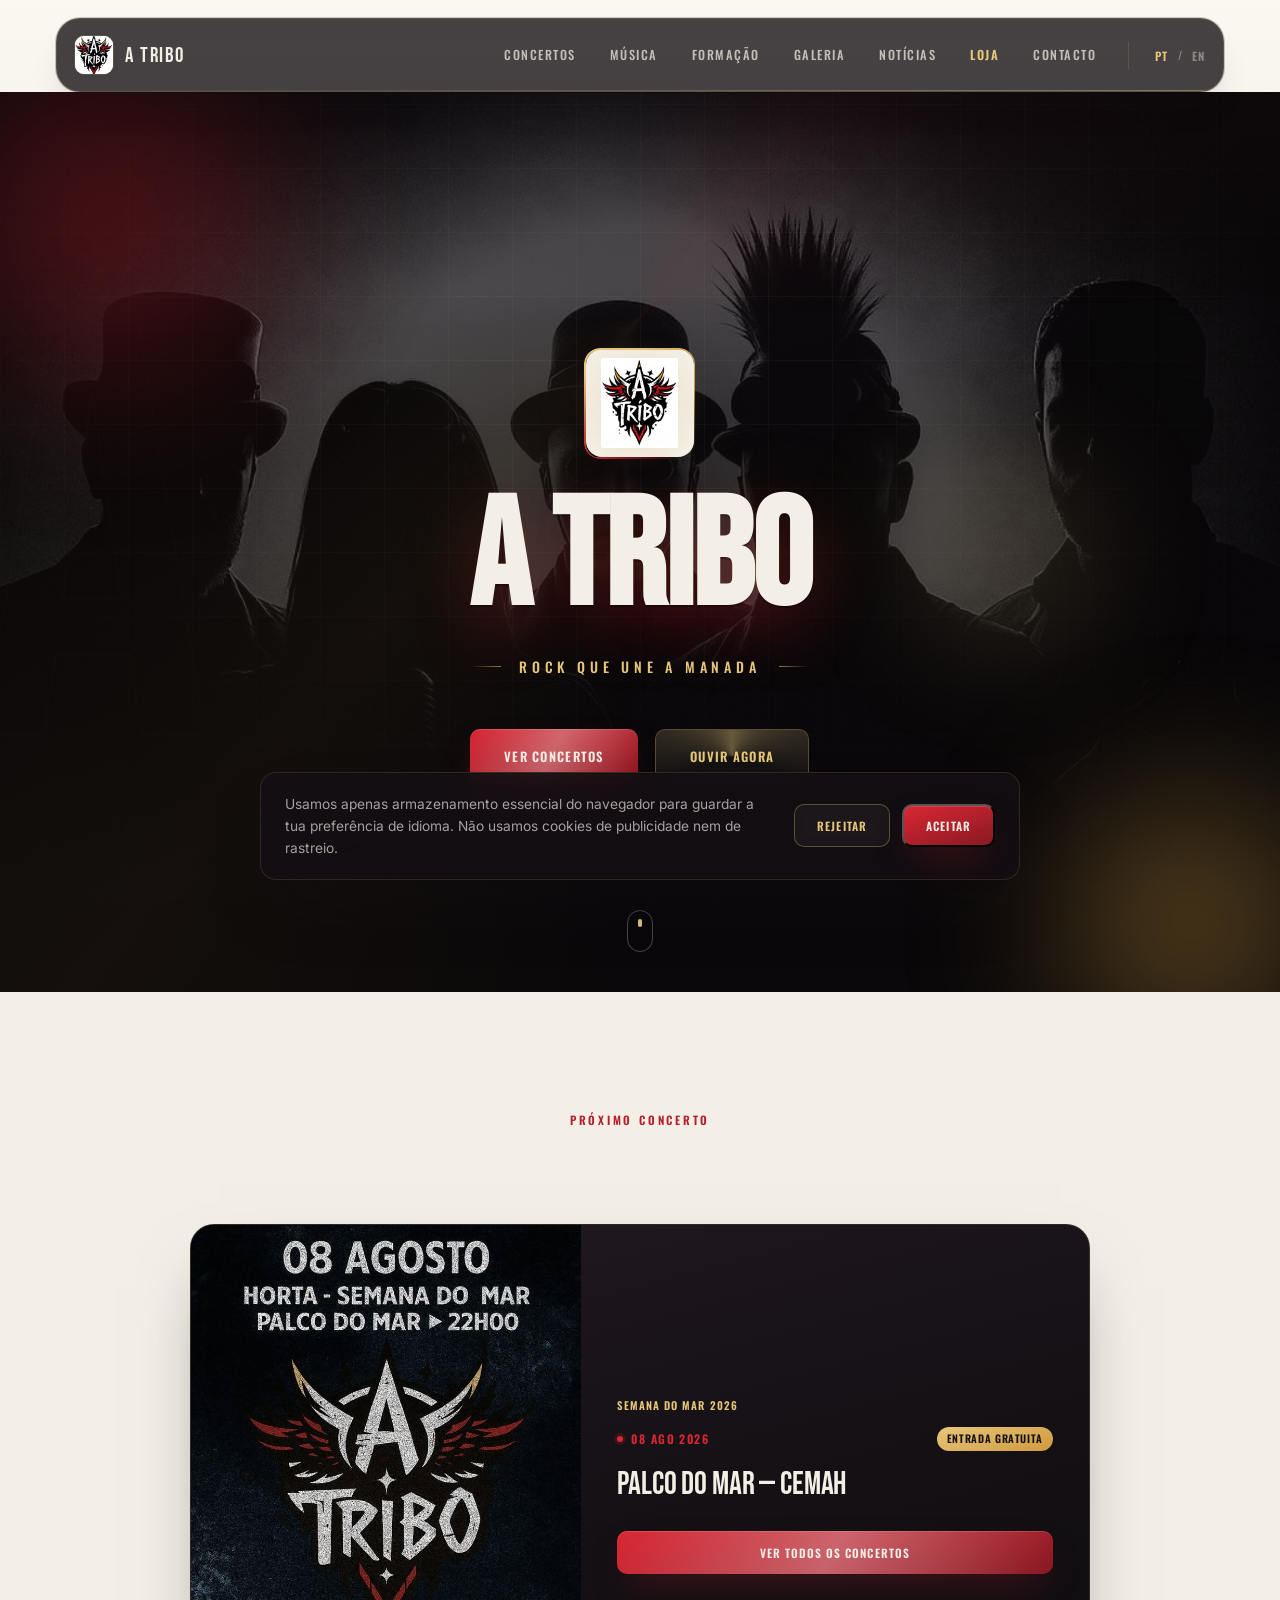
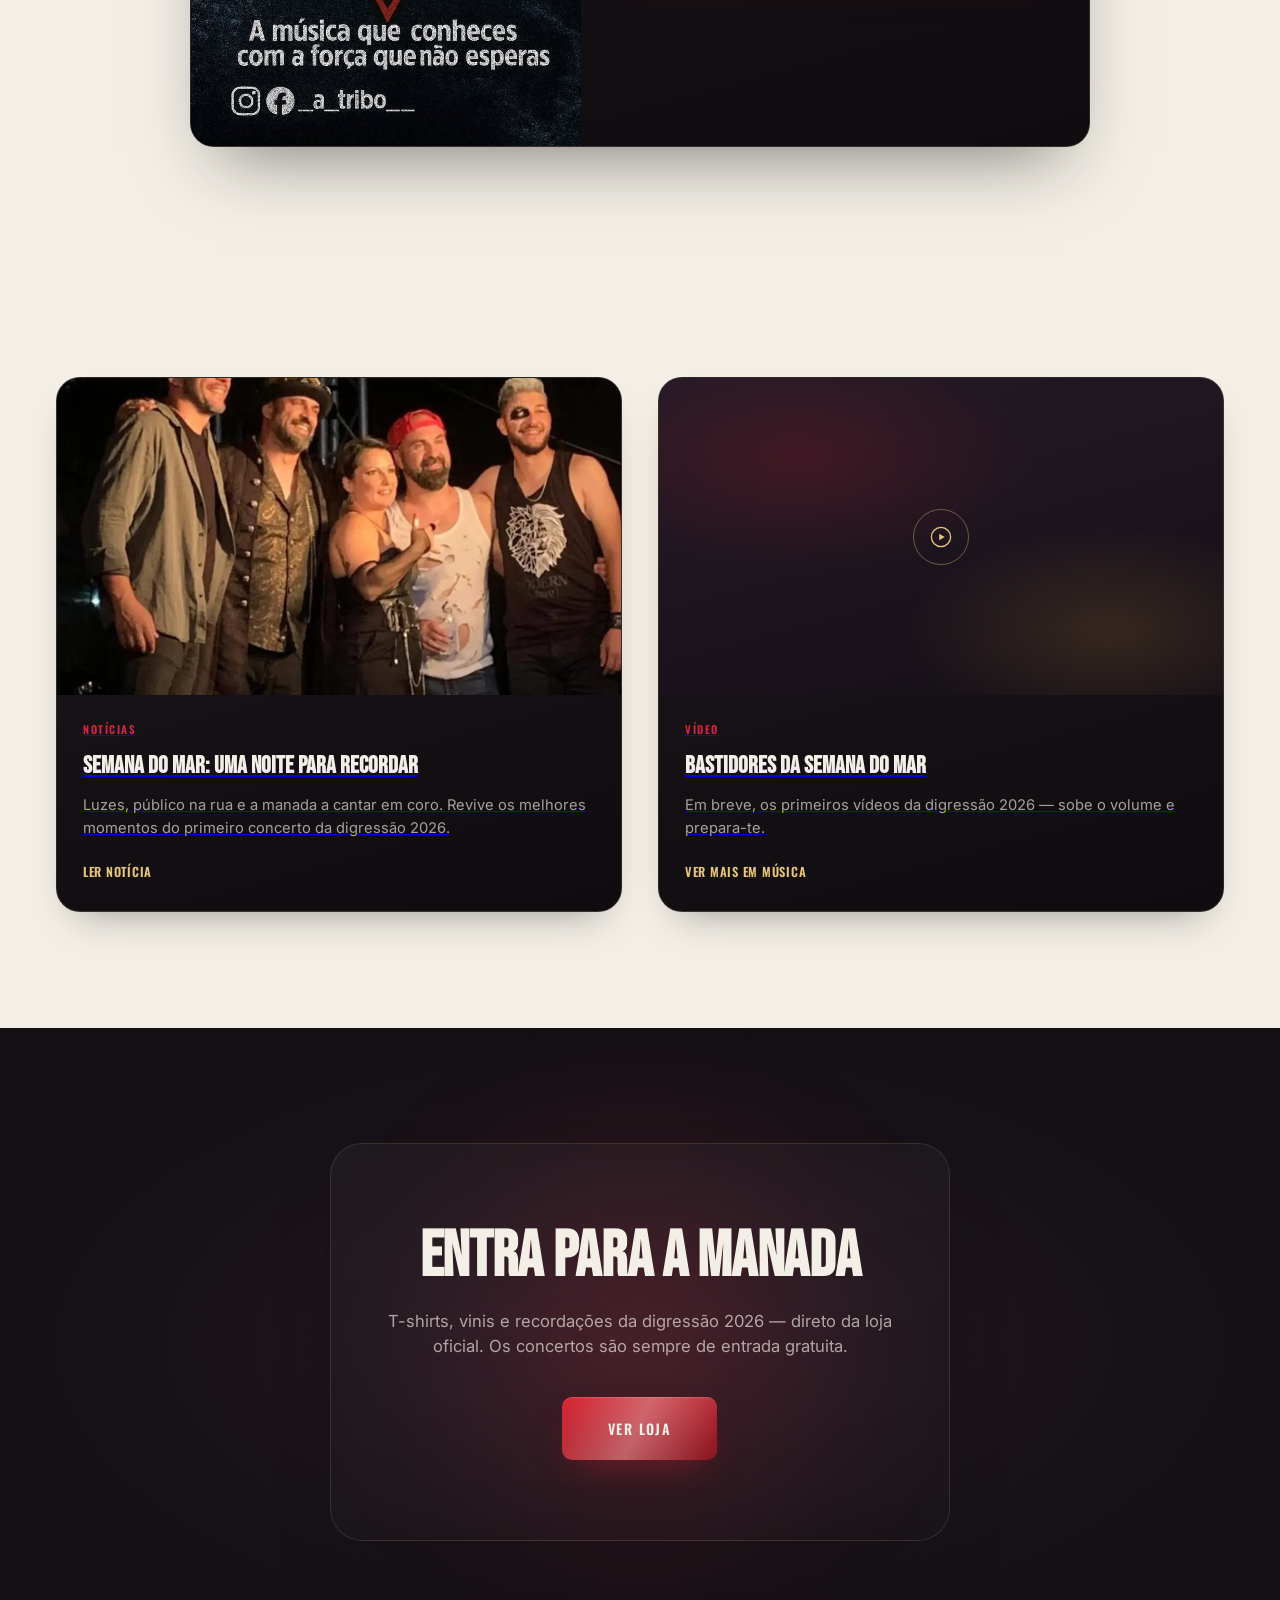
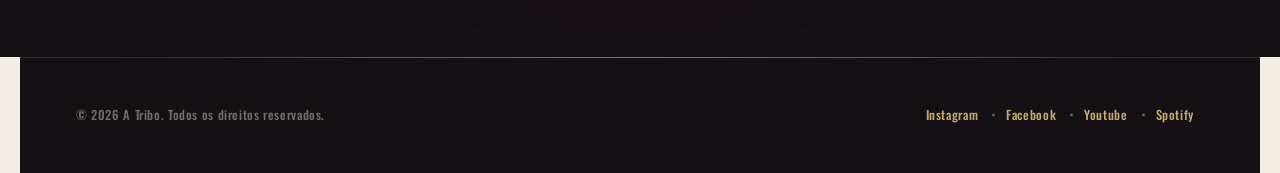
<file: index.html>
<!DOCTYPE html>
<html lang="pt-PT">
<head>
<meta charset="UTF-8">
<meta name="viewport" content="width=device-width, initial-scale=1.0">
<link rel="icon" href="favicon.ico" sizes="any">
<link rel="icon" type="image/png" sizes="32x32" href="assets/favicon-32x32.png">
<link rel="icon" type="image/png" sizes="16x16" href="assets/favicon-16x16.png">
<link rel="icon" type="image/png" sizes="192x192" href="assets/icon-192.png">
<link rel="apple-touch-icon" href="assets/apple-touch-icon.png">
<meta name="description" content="Banda de tributo dos Açores. Concertos de entrada gratuita, música, fotos e vídeos da digressão 2026.">
<link rel="canonical" href="https://a-tribo-banda.vercel.app/">
<meta property="og:type" content="website">
<meta property="og:site_name" content="A Tribo">
<meta property="og:title" content="A Tribo — Rock que une a manada">
<meta property="og:description" content="Banda de tributo dos Açores. Concertos de entrada gratuita, música, fotos e vídeos da digressão 2026.">
<meta property="og:image" content="https://a-tribo-banda.vercel.app/assets/og-image.jpg">
<meta property="og:url" content="https://a-tribo-banda.vercel.app/">
<meta property="og:locale" content="pt_PT">
<meta name="twitter:card" content="summary_large_image">
<meta name="twitter:title" content="A Tribo — Rock que une a manada">
<meta name="twitter:description" content="Banda de tributo dos Açores. Concertos de entrada gratuita, música, fotos e vídeos da digressão 2026.">
<meta name="twitter:image" content="https://a-tribo-banda.vercel.app/assets/og-image.jpg">
<title data-i18n="meta.title">A Tribo — Digressão 2026</title>
<link rel="preconnect" href="https://fonts.googleapis.com">
<link rel="preconnect" href="https://fonts.gstatic.com" crossorigin>
<link href="https://fonts.googleapis.com/css2?family=Bebas+Neue&family=Oswald:wght@400;500;600;700&family=Inter:wght@400;500;600&display=swap" rel="stylesheet">
<link rel="stylesheet" href="style.css">
<script>
window.PAGE_I18N = {
  pt: {
    'meta.title': 'A Tribo — Digressão 2026',
    'hero.subtitle': 'ROCK QUE UNE A MANADA',
    'hero.cta.shows': 'Ver Concertos',
    'hero.cta.listen': 'Ouvir Agora',
    'nextshow.eyebrow': 'Próximo Concerto',
    'show0.date': '08 AGO 2026',
    'show.freeEntry': 'Entrada Gratuita',
    'nextshow.cta': 'Ver Todos os Concertos',
    'teasers.news.eyebrow': 'Notícias',
    'teasers.news.title': 'Semana do Mar: uma noite para recordar',
    'teasers.news.text': 'Luzes, público na rua e a manada a cantar em coro. Revive os melhores momentos do primeiro concerto da digressão 2026.',
    'teasers.news.link': 'Ler notícia',
    'teasers.video.eyebrow': 'Vídeo',
    'teasers.video.title': 'Bastidores da Semana do Mar',
    'teasers.video.text': 'Em breve, os primeiros vídeos da digressão 2026 — sobe o volume e prepara-te.',
    'teasers.video.link': 'Ver mais em Música',
    'cta.title': 'Entra para a manada',
    'cta.text': 'T-shirts, vinis e recordações da digressão 2026 — direto da loja oficial. Os concertos são sempre de entrada gratuita.',
    'cta.button': 'Ver Loja'
  },
  en: {
    'meta.title': 'A Tribo — 2026 Tour',
    'hero.subtitle': 'ROCK THAT UNITES THE PACK',
    'hero.cta.shows': 'See Shows',
    'hero.cta.listen': 'Listen Now',
    'nextshow.eyebrow': 'Next Show',
    'show0.date': 'AUG 8, 2026',
    'show.freeEntry': 'Free Entry',
    'nextshow.cta': 'See All Shows',
    'teasers.news.eyebrow': 'News',
    'teasers.news.title': 'Semana do Mar: a night to remember',
    'teasers.news.text': 'Lights, a street full of people, and the pack singing along. Relive the best moments from the first show of the 2026 tour.',
    'teasers.news.link': 'Read article',
    'teasers.video.eyebrow': 'Video',
    'teasers.video.title': 'Behind the scenes at Semana do Mar',
    'teasers.video.text': 'The first videos from the 2026 tour are coming soon — turn it up and get ready.',
    'teasers.video.link': 'See more in Music',
    'cta.title': 'Join the pack',
    'cta.text': 'T-shirts, vinyls and keepsakes from the 2026 tour — straight from the official store. Shows are always free to attend.',
    'cta.button': 'Visit Shop'
  }
};
</script>
</head>
<body data-page="home">

<!-- global motion layers -->
<div class="mouse-light" id="mouseLight" aria-hidden="true"></div>
<div class="grain" aria-hidden="true"></div>

<a class="skip-link" href="#conteudo" data-i18n="skip.link">Saltar para o conteúdo</a>

<div id="navPlaceholder"></div>

<main id="conteudo">

  <!-- HERO -->
  <section class="hero" id="topo">
    <div class="hero-bg" aria-hidden="true">
      <div class="hero-photo">
        <img src="assets/band-photo-hero.jpg" alt="">
      </div>
      <div class="orb orb-a"></div>
      <div class="orb orb-b"></div>
      <div class="orb orb-c"></div>
      <div class="hero-grid"></div>
      <div class="hero-rays"></div>
    </div>

    <div class="hero-content reveal" data-reveal="scale-blur">
      <div class="hero-logo-frame border-glow-rotating">
        <img src="assets/logo.png" alt="A Tribo" class="hero-logo-img floaty">
      </div>

      <h1 class="hero-title reveal" data-reveal="up" data-delay="1">A TRIBO</h1>
      <p class="hero-subtitle reveal" data-reveal="up" data-delay="2" data-i18n="hero.subtitle">ROCK QUE UNE A MANADA</p>

      <div class="hero-ctas reveal" data-reveal="up" data-delay="3">
        <a href="shows.html" class="btn btn-primary">
          <span class="btn-label" data-i18n="hero.cta.shows">Ver Concertos</span>
          <span class="btn-shine" aria-hidden="true"></span>
        </a>
        <a href="musica.html" class="btn btn-outline">
          <span class="btn-label" data-i18n="hero.cta.listen">Ouvir Agora</span>
          <span class="btn-border-anim" aria-hidden="true"></span>
        </a>
      </div>
    </div>

    <div class="scroll-cue" aria-hidden="true"><span></span></div>
  </section>

  <!-- PRÓXIMO CONCERTO -->
  <section class="next-show" id="proximo-concerto">
    <div class="section-head reveal" data-reveal="up">
      <p class="eyebrow" data-i18n="nextshow.eyebrow">Próximo Concerto</p>
    </div>

    <div class="next-show-card spotlight-card border-glow-static reveal" data-reveal="up">
      <div class="next-show-photo">
        <img src="assets/gallery/cartaz-semana-do-mar.jpg" alt="Cartaz do concerto A Tribo — Semana do Mar 2026, 08 Agosto, Palco do Mar, Horta">
      </div>
      <div class="next-show-info">
        <p class="show-event">Semana do Mar 2026</p>
        <div class="show-meta">
          <p class="show-date" data-i18n="show0.date">08 AGO 2026</p>
          <span class="show-free" data-i18n="show.freeEntry">Entrada Gratuita</span>
        </div>
        <h3 class="show-venue">Palco do Mar — CEMAH</h3>
        <div class="next-show-actions">
          <a href="shows.html" class="btn btn-primary btn-small" style="margin-top:0;">
            <span class="btn-label" data-i18n="nextshow.cta">Ver Todos os Concertos</span>
            <span class="btn-shine" aria-hidden="true"></span>
          </a>
        </div>
      </div>
    </div>
  </section>

  <!-- NOVIDADES -->
  <section class="teasers" id="novidades">
    <div class="teaser-grid">
      <a href="noticia.html?post=semana-do-mar-2026" class="teaser-card spotlight-card border-glow-static reveal" data-reveal="up" data-delay="1">
        <div class="teaser-media">
          <img src="assets/gallery/semana-do-mar-07-grupo-1.jpg" alt="">
        </div>
        <div class="teaser-body">
          <p class="teaser-eyebrow" data-i18n="teasers.news.eyebrow">Notícias</p>
          <h3 class="teaser-title" data-i18n="teasers.news.title">Semana do Mar: uma noite para recordar</h3>
          <p class="teaser-text" data-i18n="teasers.news.text">Luzes, público na rua e a manada a cantar em coro. Revive os melhores momentos do primeiro concerto da digressão 2026.</p>
          <span class="teaser-link" data-i18n="teasers.news.link">Ler notícia →</span>
        </div>
      </a>

      <a href="musica.html" class="teaser-card spotlight-card border-glow-static reveal" data-reveal="up" data-delay="2">
        <div class="teaser-media">
          <div class="teaser-play" aria-hidden="true">
            <svg viewBox="0 0 24 24" fill="none"><circle cx="12" cy="12" r="10.5" stroke="currentColor" stroke-width="1.4"/><path d="M10 8.5v7l6-3.5-6-3.5z" fill="currentColor"/></svg>
          </div>
        </div>
        <div class="teaser-body">
          <p class="teaser-eyebrow" data-i18n="teasers.video.eyebrow">Vídeo</p>
          <h3 class="teaser-title" data-i18n="teasers.video.title">Bastidores da Semana do Mar</h3>
          <p class="teaser-text" data-i18n="teasers.video.text">Em breve, os primeiros vídeos da digressão 2026 — sobe o volume e prepara-te.</p>
          <span class="teaser-link" data-i18n="teasers.video.link">Ver mais em Música →</span>
        </div>
      </a>
    </div>
  </section>

  <!-- LOJA / CTA final -->
  <section class="cta-final" id="loja">
    <div class="cta-bg" aria-hidden="true">
      <div class="orb orb-f"></div>
    </div>
    <div class="cta-content reveal" data-reveal="scale-blur">
      <h2 class="section-title light" data-i18n="cta.title">Entra para a manada</h2>
      <p class="cta-text" data-i18n="cta.text">T-shirts, vinis e recordações da digressão 2026 — direto da loja oficial. Os concertos são sempre de entrada gratuita.</p>
      <a href="loja.html" class="btn btn-primary btn-large">
        <span class="btn-label" data-i18n="cta.button">Ver Loja</span>
        <span class="btn-shine" aria-hidden="true"></span>
      </a>
    </div>
  </section>

</main>

<div id="footerPlaceholder"></div>

<script src="partials.js"></script>
<script src="script.js"></script>
</body>
</html>
</file>
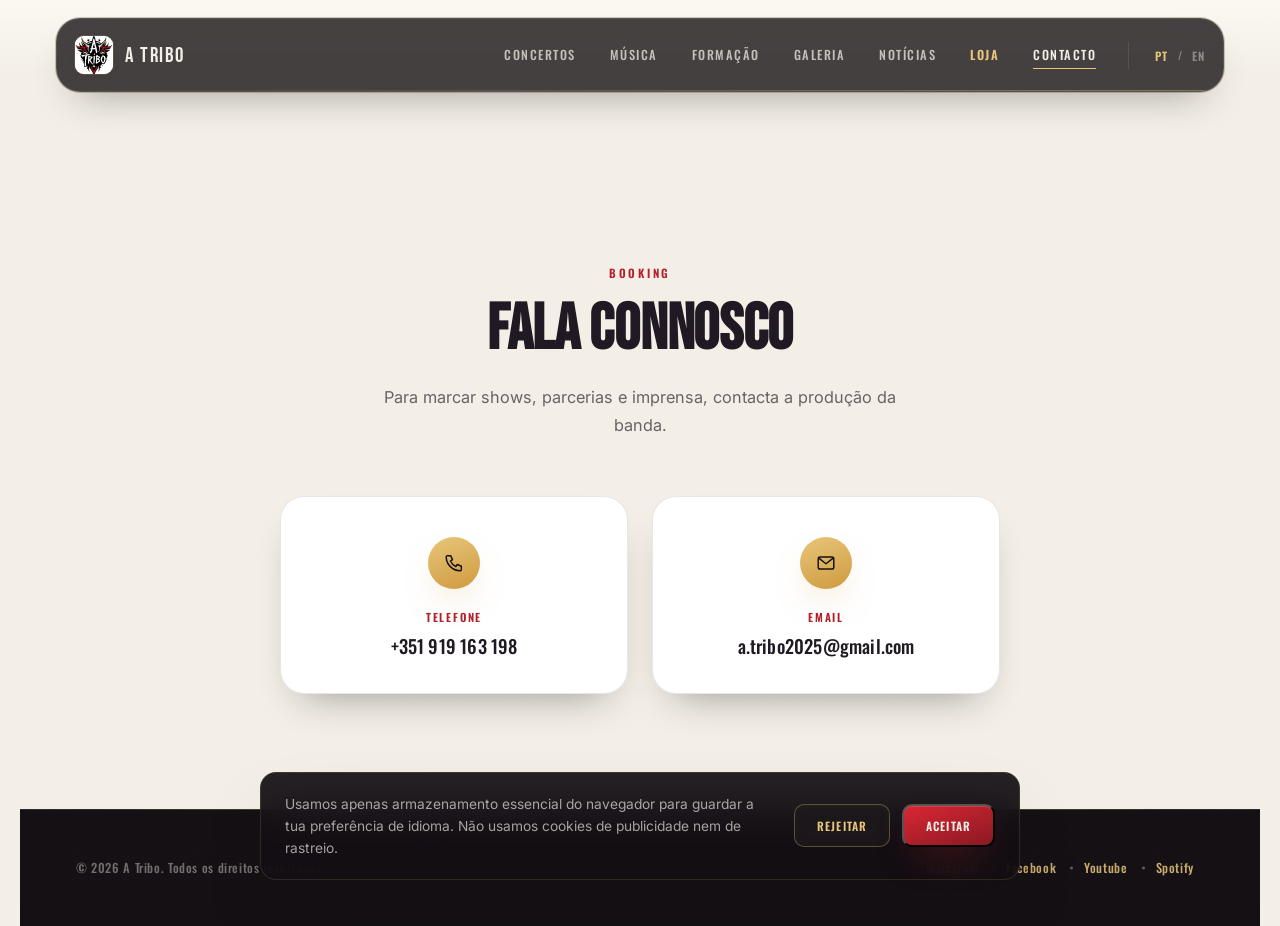
<file: contacto.html>
<!DOCTYPE html>
<html lang="pt-PT">
<head>
<meta charset="UTF-8">
<meta name="viewport" content="width=device-width, initial-scale=1.0">
<link rel="icon" href="favicon.ico" sizes="any">
<link rel="icon" type="image/png" sizes="32x32" href="assets/favicon-32x32.png">
<link rel="icon" type="image/png" sizes="16x16" href="assets/favicon-16x16.png">
<link rel="icon" type="image/png" sizes="192x192" href="assets/icon-192.png">
<link rel="apple-touch-icon" href="assets/apple-touch-icon.png">
<meta name="description" content="Marca concertos, parcerias e imprensa com a produção da A Tribo.">
<link rel="canonical" href="https://a-tribo-banda.vercel.app/contacto.html">
<meta property="og:type" content="website">
<meta property="og:site_name" content="A Tribo">
<meta property="og:title" content="Contacto — A Tribo">
<meta property="og:description" content="Marca concertos, parcerias e imprensa com a produção da A Tribo.">
<meta property="og:image" content="https://a-tribo-banda.vercel.app/assets/og-image.jpg">
<meta property="og:url" content="https://a-tribo-banda.vercel.app/contacto.html">
<meta property="og:locale" content="pt_PT">
<meta name="twitter:card" content="summary_large_image">
<meta name="twitter:title" content="Contacto — A Tribo">
<meta name="twitter:description" content="Marca concertos, parcerias e imprensa com a produção da A Tribo.">
<meta name="twitter:image" content="https://a-tribo-banda.vercel.app/assets/og-image.jpg">
<title data-i18n="meta.title">Contacto — A Tribo</title>
<link rel="preconnect" href="https://fonts.googleapis.com">
<link rel="preconnect" href="https://fonts.gstatic.com" crossorigin>
<link href="https://fonts.googleapis.com/css2?family=Bebas+Neue&family=Oswald:wght@400;500;600;700&family=Inter:wght@400;500;600&display=swap" rel="stylesheet">
<link rel="stylesheet" href="style.css">
<script>
window.PAGE_I18N = {
  pt: {
    'meta.title': 'Contacto — A Tribo',
    'contact.eyebrow': 'Booking',
    'contact.title': 'Fala connosco',
    'contact.text': 'Para marcar shows, parcerias e imprensa, contacta a produção da banda.',
    'contact.phoneLabel': 'Telefone',
    'contact.emailLabel': 'Email'
  },
  en: {
    'meta.title': 'Contact — A Tribo',
    'contact.eyebrow': 'Booking',
    'contact.title': 'Get in touch',
    'contact.text': 'To book shows, partnerships or press, contact the band’s management.',
    'contact.phoneLabel': 'Phone',
    'contact.emailLabel': 'Email'
  }
};
</script>
</head>
<body data-page="contacto">

<div class="mouse-light" id="mouseLight" aria-hidden="true"></div>
<div class="grain" aria-hidden="true"></div>

<a class="skip-link" href="#conteudo" data-i18n="skip.link">Saltar para o conteúdo</a>

<div id="navPlaceholder"></div>

<main id="conteudo">

  <!-- CONTACTO / BOOKING -->
  <section class="contact page-hero-shell" id="contacto">
    <div class="contact-inner reveal" data-reveal="up">
      <p class="eyebrow" data-i18n="contact.eyebrow">Booking</p>
      <h1 class="section-title" data-i18n="contact.title">Fala connosco</h1>
      <p class="contact-text" data-i18n="contact.text">Para marcar shows, parcerias e imprensa, contacta a produção da banda.</p>
    </div>

    <div class="contact-grid">
      <a href="tel:+351919163198" class="contact-card spotlight-card border-glow-static reveal" data-reveal="up" data-delay="1">
        <span class="contact-icon" aria-hidden="true">
          <svg viewBox="0 0 24 24" fill="none" stroke="currentColor" stroke-width="1.6" stroke-linecap="round" stroke-linejoin="round"><path d="M5 4h3.5l1.8 4.3-2.2 1.6a11.5 11.5 0 0 0 5.9 5.9l1.6-2.2L20 15.5V19a1.5 1.5 0 0 1-1.6 1.5A15.5 15.5 0 0 1 3.5 5.6 1.5 1.5 0 0 1 5 4z"/></svg>
        </span>
        <span class="contact-label" data-i18n="contact.phoneLabel">Telefone</span>
        <span class="contact-value">+351 919 163 198</span>
      </a>

      <a href="mailto:a.tribo2025@gmail.com" class="contact-card spotlight-card border-glow-static reveal" data-reveal="up" data-delay="2">
        <span class="contact-icon" aria-hidden="true">
          <svg viewBox="0 0 24 24" fill="none" stroke="currentColor" stroke-width="1.6" stroke-linecap="round" stroke-linejoin="round"><rect x="3.5" y="5.5" width="17" height="13" rx="2"/><path d="m4.5 7 7.5 5.8L19.5 7"/></svg>
        </span>
        <span class="contact-label" data-i18n="contact.emailLabel">Email</span>
        <span class="contact-value">a.tribo2025@gmail.com</span>
      </a>
    </div>
  </section>

</main>

<div id="footerPlaceholder"></div>

<script src="partials.js"></script>
<script src="script.js"></script>
</body>
</html>
</file>
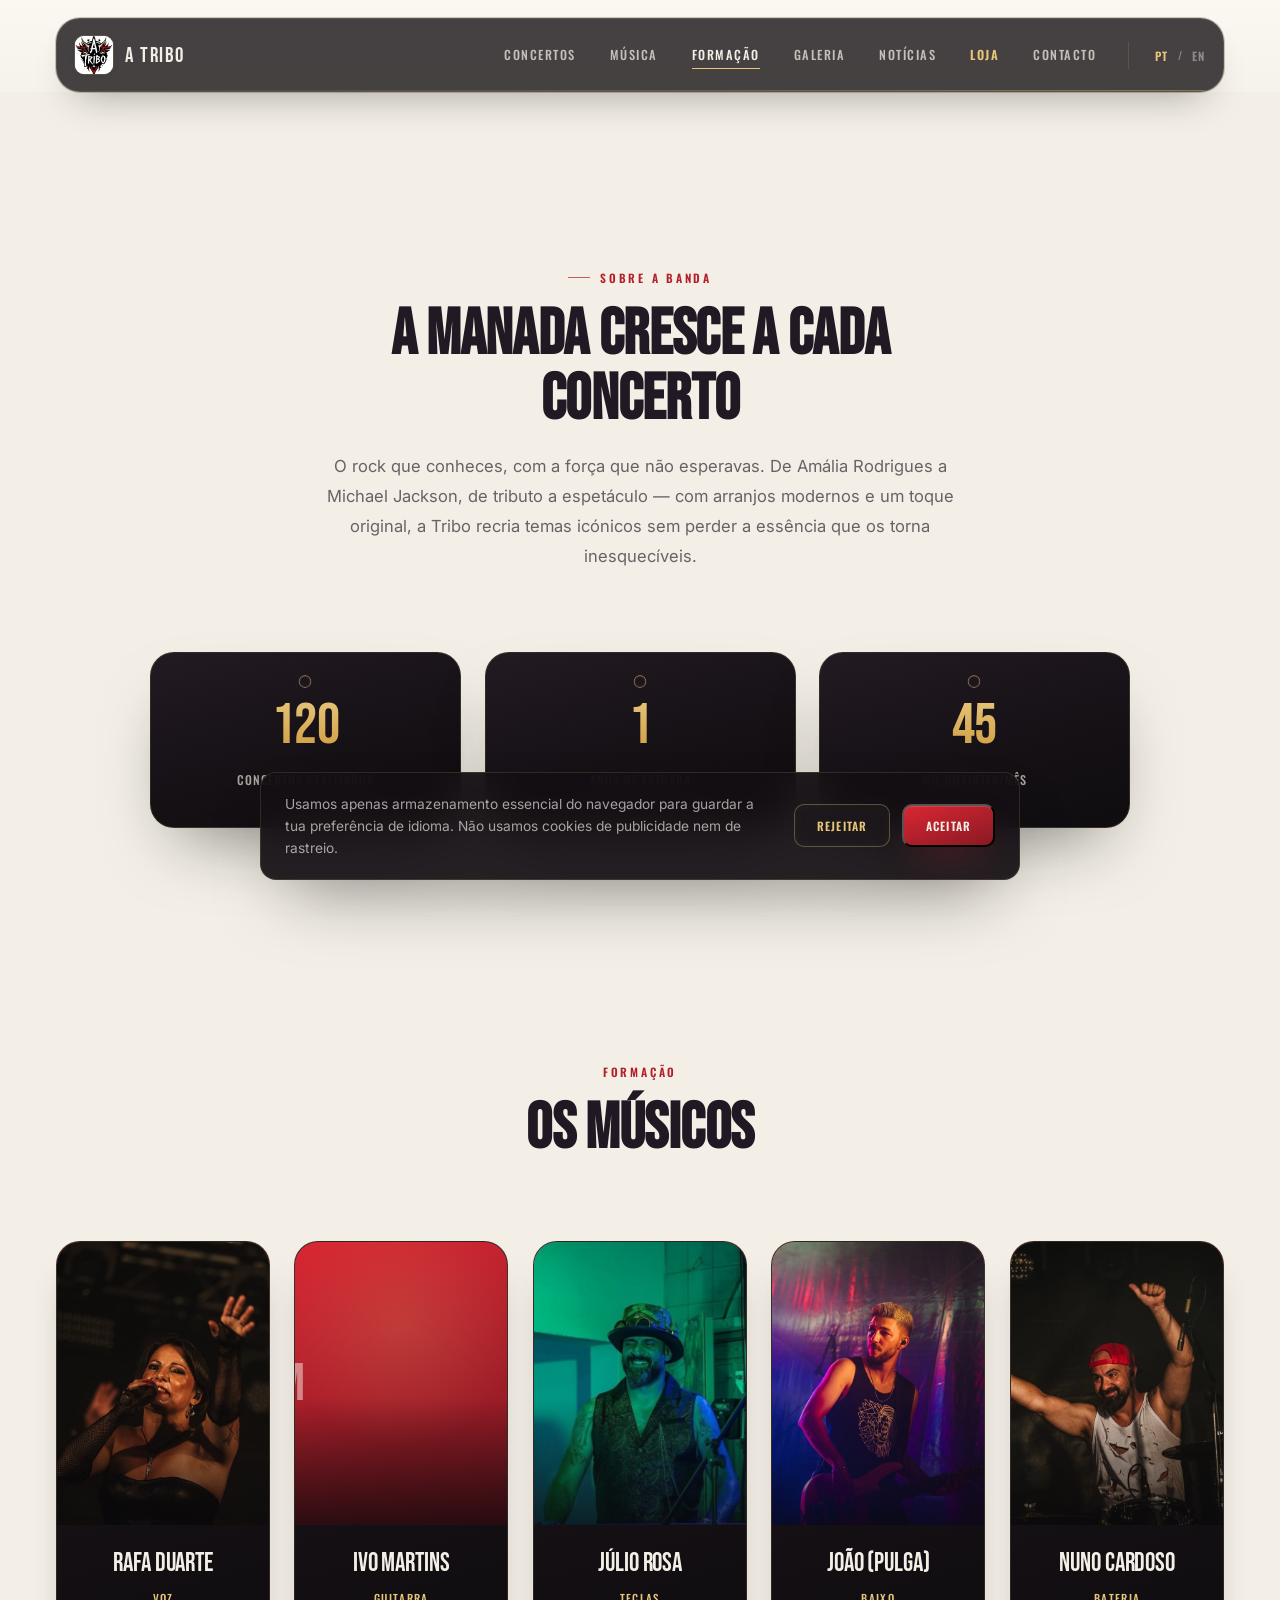
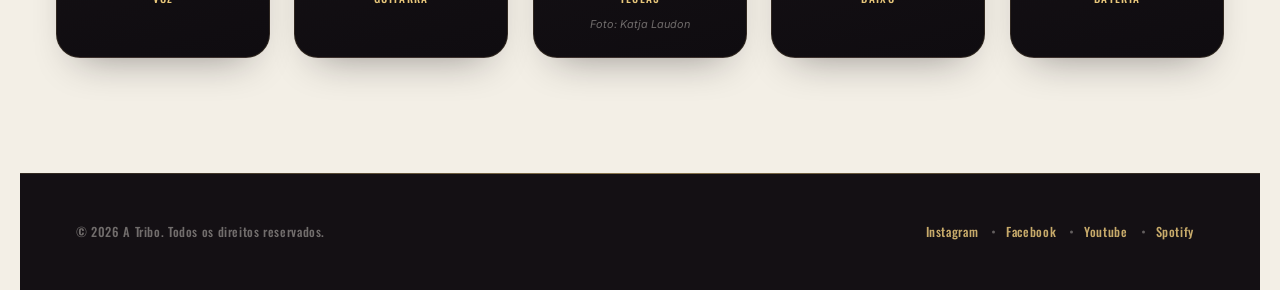
<file: formacao.html>
<!DOCTYPE html>
<html lang="pt-PT">
<head>
<meta charset="UTF-8">
<meta name="viewport" content="width=device-width, initial-scale=1.0">
<link rel="icon" href="favicon.ico" sizes="any">
<link rel="icon" type="image/png" sizes="32x32" href="assets/favicon-32x32.png">
<link rel="icon" type="image/png" sizes="16x16" href="assets/favicon-16x16.png">
<link rel="icon" type="image/png" sizes="192x192" href="assets/icon-192.png">
<link rel="apple-touch-icon" href="assets/apple-touch-icon.png">
<meta name="description" content="Conhece os músicos da A Tribo e a história da banda.">
<link rel="canonical" href="https://a-tribo-banda.vercel.app/formacao.html">
<meta property="og:type" content="website">
<meta property="og:site_name" content="A Tribo">
<meta property="og:title" content="Formação — A Tribo">
<meta property="og:description" content="Conhece os músicos da A Tribo e a história da banda.">
<meta property="og:image" content="https://a-tribo-banda.vercel.app/assets/og-image.jpg">
<meta property="og:url" content="https://a-tribo-banda.vercel.app/formacao.html">
<meta property="og:locale" content="pt_PT">
<meta name="twitter:card" content="summary_large_image">
<meta name="twitter:title" content="Formação — A Tribo">
<meta name="twitter:description" content="Conhece os músicos da A Tribo e a história da banda.">
<meta name="twitter:image" content="https://a-tribo-banda.vercel.app/assets/og-image.jpg">
<title data-i18n="meta.title">Formação — A Tribo</title>
<link rel="preconnect" href="https://fonts.googleapis.com">
<link rel="preconnect" href="https://fonts.gstatic.com" crossorigin>
<link href="https://fonts.googleapis.com/css2?family=Bebas+Neue&family=Oswald:wght@400;500;600;700&family=Inter:wght@400;500;600&display=swap" rel="stylesheet">
<link rel="stylesheet" href="style.css">
<script>
window.PAGE_I18N = {
  pt: {
    'meta.title': 'Formação — A Tribo',
    'about.eyebrow': 'Sobre a banda',
    'about.title': 'A manada cresce a cada concerto',
    'about.text': 'O rock que conheces, com a força que não esperavas. De Amália Rodrigues a Michael Jackson, de tributo a espetáculo — com arranjos modernos e um toque original, a Tribo recria temas icónicos sem perder a essência que os torna inesquecíveis.',
    'stat1.label': 'Concertos realizados',
    'stat2.label': 'Anos de estrada',
    'stat3.label': 'Mil ouvintes/mês',
    'band.eyebrow': 'Formação',
    'band.title': 'Os Músicos',
    'member1.role': 'Voz',
    'member2.role': 'Guitarra',
    'member3.role': 'Teclas',
    'member4.role': 'Baixo',
    'member5.role': 'Bateria',
    'member.viewProfile': 'Ver Perfil'
  },
  en: {
    'meta.title': 'Band — A Tribo',
    'about.eyebrow': 'About the band',
    'about.title': 'The pack grows with every show',
    'about.text': 'The rock you know, with the force you didn’t expect. From Amália Rodrigues to Michael Jackson, from tribute to spectacle — with modern arrangements and an original touch, A Tribo reimagines iconic songs without losing the essence that makes them unforgettable.',
    'stat1.label': 'Shows played',
    'stat2.label': 'Years on the road',
    'stat3.label': 'K listeners/month',
    'band.eyebrow': 'Lineup',
    'band.title': 'The Musicians',
    'member1.role': 'Vocals',
    'member2.role': 'Guitar',
    'member3.role': 'Keyboards',
    'member4.role': 'Bass',
    'member5.role': 'Drums',
    'member.viewProfile': 'View Profile'
  }
};
</script>
</head>
<body data-page="formacao">

<div class="mouse-light" id="mouseLight" aria-hidden="true"></div>
<div class="grain" aria-hidden="true"></div>

<a class="skip-link" href="#conteudo" data-i18n="skip.link">Saltar para o conteúdo</a>

<div id="navPlaceholder"></div>

<main id="conteudo">

  <!-- SOBRE -->
  <section class="about page-hero-shell" id="sobre">
    <div class="about-inner reveal" data-reveal="up">
      <p class="eyebrow" data-i18n="about.eyebrow">Sobre a banda</p>
      <h1 class="section-title" data-i18n="about.title">A manada cresce a cada concerto</h1>
      <p class="about-text" data-i18n="about.text">O rock que conheces, com a força que não esperavas. De Amália Rodrigues a Michael Jackson, de tributo a espetáculo — com arranjos modernos e um toque original, a Tribo recria temas icónicos sem perder a essência que os torna inesquecíveis.</p>
    </div>

    <div class="stats-grid">
      <div class="stat-card spotlight-card border-glow-static reveal" data-reveal="up" data-delay="1">
        <span class="stat-num" data-count="120">0</span>
        <span class="stat-label" data-i18n="stat1.label">Concertos realizados</span>
      </div>
      <div class="stat-card spotlight-card border-glow-static reveal" data-reveal="up" data-delay="2">
        <span class="stat-num" data-count="1">0</span>
        <span class="stat-label" data-i18n="stat2.label">Anos de estrada</span>
      </div>
      <div class="stat-card spotlight-card border-glow-static reveal" data-reveal="up" data-delay="3">
        <span class="stat-num" data-count="45">0</span>
        <span class="stat-label" data-i18n="stat3.label">Mil ouvintes/mês</span>
      </div>
    </div>
  </section>

  <!-- FORMAÇÃO -->
  <section class="band" id="formacao">
    <div class="section-head reveal" data-reveal="up">
      <p class="eyebrow" data-i18n="band.eyebrow">Formação</p>
      <h2 class="section-title" data-i18n="band.title">Os Músicos</h2>
    </div>

    <div class="band-grid">
      <a href="musico.html?membro=rafa-duarte" class="member-card spotlight-card border-glow-static reveal" data-reveal="up" data-delay="1">
        <div class="member-photo"><img src="assets/rafa-duarte.jpg" alt="Rafa Duarte, vocalista da Tribo"><span class="member-view-hint" data-i18n="member.viewProfile">Ver Perfil</span></div>
        <div class="member-info">
          <h3 class="member-name">Rafa Duarte</h3>
          <p class="member-role" data-i18n="member1.role">Voz</p>
        </div>
      </a>

      <a href="musico.html?membro=ivo-martins" class="member-card spotlight-card border-glow-static reveal" data-reveal="up" data-delay="2">
        <div class="member-photo member-photo-placeholder"><span>IM</span><span class="member-view-hint" data-i18n="member.viewProfile">Ver Perfil</span></div>
        <div class="member-info">
          <h3 class="member-name">Ivo Martins</h3>
          <p class="member-role" data-i18n="member2.role">Guitarra</p>
        </div>
      </a>

      <a href="musico.html?membro=julio-rosa" class="member-card spotlight-card border-glow-static reveal" data-reveal="up" data-delay="3">
        <div class="member-photo"><img src="assets/julio-rosa.jpg" alt="Júlio Rosa, tecladista da Tribo"><span class="member-view-hint" data-i18n="member.viewProfile">Ver Perfil</span></div>
        <div class="member-info">
          <h3 class="member-name">Júlio Rosa</h3>
          <p class="member-role" data-i18n="member3.role">Teclas</p>
          <p class="member-credit">Foto: Katja Laudon</p>
        </div>
      </a>

      <a href="musico.html?membro=joao-pulga" class="member-card spotlight-card border-glow-static reveal" data-reveal="up" data-delay="1">
        <div class="member-photo"><img src="assets/joao-baixista.jpg" alt="João (Pulga), baixista da Tribo"><span class="member-view-hint" data-i18n="member.viewProfile">Ver Perfil</span></div>
        <div class="member-info">
          <h3 class="member-name">João (Pulga)</h3>
          <p class="member-role" data-i18n="member4.role">Baixo</p>
        </div>
      </a>

      <a href="musico.html?membro=nuno-cardoso" class="member-card spotlight-card border-glow-static reveal" data-reveal="up" data-delay="2">
        <div class="member-photo"><img src="assets/nuno-cardoso.jpg" alt="Nuno Cardoso, baterista da Tribo"><span class="member-view-hint" data-i18n="member.viewProfile">Ver Perfil</span></div>
        <div class="member-info">
          <h3 class="member-name">Nuno Cardoso</h3>
          <p class="member-role" data-i18n="member5.role">Bateria</p>
        </div>
      </a>
    </div>
  </section>

</main>

<div id="footerPlaceholder"></div>

<script src="partials.js"></script>
<script src="script.js"></script>
</body>
</html>
</file>
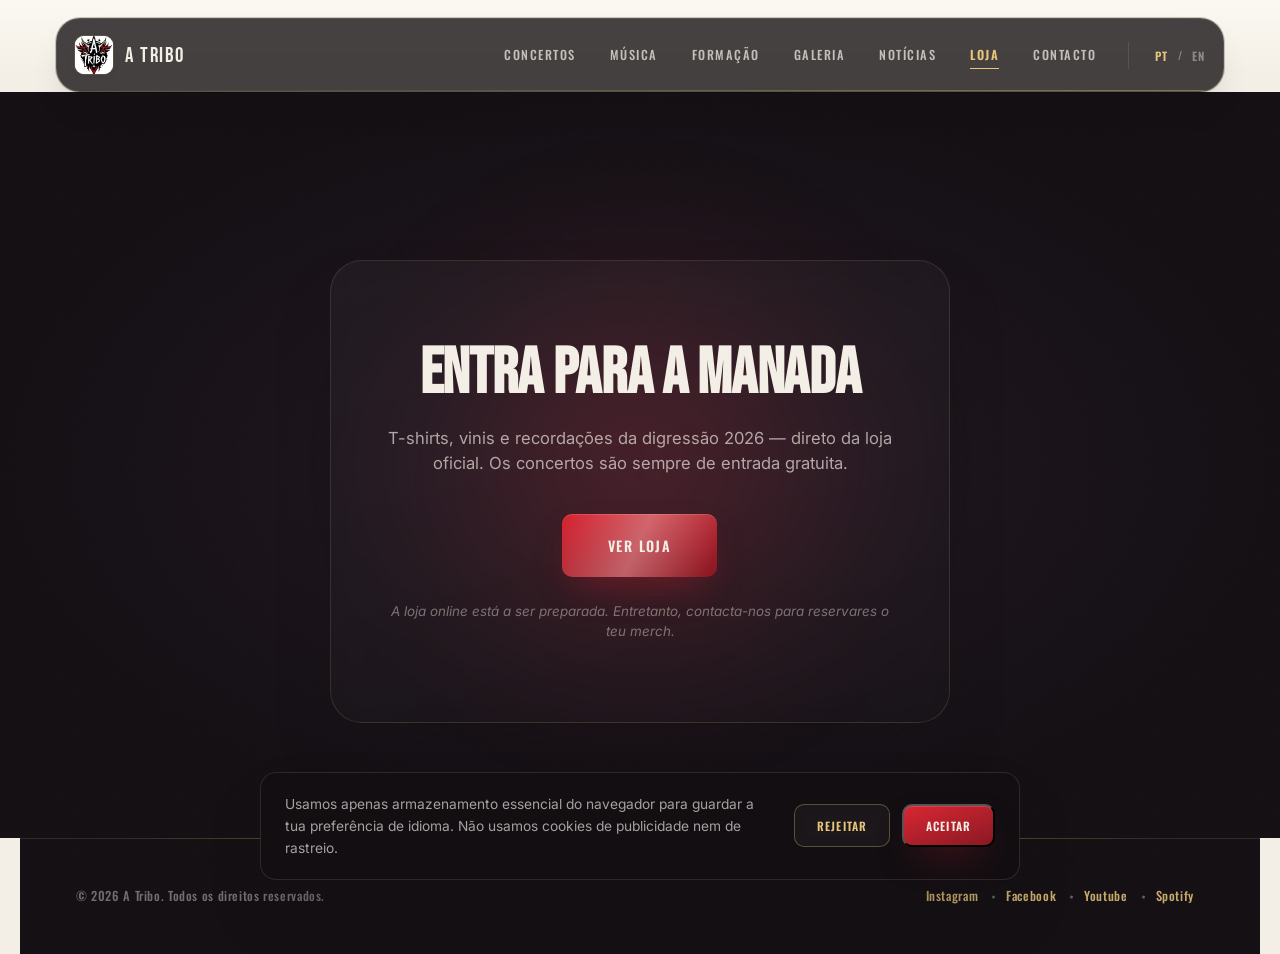
<file: loja.html>
<!DOCTYPE html>
<html lang="pt-PT">
<head>
<meta charset="UTF-8">
<meta name="viewport" content="width=device-width, initial-scale=1.0">
<link rel="icon" href="favicon.ico" sizes="any">
<link rel="icon" type="image/png" sizes="32x32" href="assets/favicon-32x32.png">
<link rel="icon" type="image/png" sizes="16x16" href="assets/favicon-16x16.png">
<link rel="icon" type="image/png" sizes="192x192" href="assets/icon-192.png">
<link rel="apple-touch-icon" href="assets/apple-touch-icon.png">
<meta name="description" content="T-shirts, vinis e recordações oficiais da A Tribo.">
<link rel="canonical" href="https://a-tribo-banda.vercel.app/loja.html">
<meta property="og:type" content="website">
<meta property="og:site_name" content="A Tribo">
<meta property="og:title" content="Loja — A Tribo">
<meta property="og:description" content="T-shirts, vinis e recordações oficiais da A Tribo.">
<meta property="og:image" content="https://a-tribo-banda.vercel.app/assets/og-image.jpg">
<meta property="og:url" content="https://a-tribo-banda.vercel.app/loja.html">
<meta property="og:locale" content="pt_PT">
<meta name="twitter:card" content="summary_large_image">
<meta name="twitter:title" content="Loja — A Tribo">
<meta name="twitter:description" content="T-shirts, vinis e recordações oficiais da A Tribo.">
<meta name="twitter:image" content="https://a-tribo-banda.vercel.app/assets/og-image.jpg">
<title data-i18n="meta.title">Loja — A Tribo</title>
<link rel="preconnect" href="https://fonts.googleapis.com">
<link rel="preconnect" href="https://fonts.gstatic.com" crossorigin>
<link href="https://fonts.googleapis.com/css2?family=Bebas+Neue&family=Oswald:wght@400;500;600;700&family=Inter:wght@400;500;600&display=swap" rel="stylesheet">
<link rel="stylesheet" href="style.css">
<script>
window.PAGE_I18N = {
  pt: {
    'meta.title': 'Loja — A Tribo',
    'cta.title': 'Entra para a manada',
    'cta.text': 'T-shirts, vinis e recordações da digressão 2026 — direto da loja oficial. Os concertos são sempre de entrada gratuita.',
    'cta.button': 'Ver Loja',
    'shop.hint': 'A loja online está a ser preparada. Entretanto, contacta-nos para reservares o teu merch.'
  },
  en: {
    'meta.title': 'Shop — A Tribo',
    'cta.title': 'Join the pack',
    'cta.text': 'T-shirts, vinyls and keepsakes from the 2026 tour — straight from the official store. Shows are always free to attend.',
    'cta.button': 'Visit Shop',
    'shop.hint': 'The online shop is on its way. In the meantime, get in touch to reserve your merch.'
  }
};
</script>
</head>
<body data-page="loja">

<div class="mouse-light" id="mouseLight" aria-hidden="true"></div>
<div class="grain" aria-hidden="true"></div>

<a class="skip-link" href="#conteudo" data-i18n="skip.link">Saltar para o conteúdo</a>

<div id="navPlaceholder"></div>

<main id="conteudo">

  <!-- LOJA -->
  <section class="cta-final page-hero-shell" id="loja">
    <div class="cta-bg" aria-hidden="true">
      <div class="orb orb-f"></div>
    </div>
    <div class="cta-content reveal" data-reveal="scale-blur">
      <h1 class="section-title light" data-i18n="cta.title">Entra para a manada</h1>
      <p class="cta-text" data-i18n="cta.text">T-shirts, vinis e recordações da digressão 2026 — direto da loja oficial. Os concertos são sempre de entrada gratuita.</p>
      <a href="contacto.html" class="btn btn-primary btn-large">
        <span class="btn-label" data-i18n="cta.button">Ver Loja</span>
        <span class="btn-shine" aria-hidden="true"></span>
      </a>
      <p class="shop-hint" data-i18n="shop.hint">A loja online está a ser preparada. Entretanto, contacta-nos para reservares o teu merch.</p>
    </div>
  </section>

</main>

<div id="footerPlaceholder"></div>

<script src="partials.js"></script>
<script src="script.js"></script>
</body>
</html>
</file>
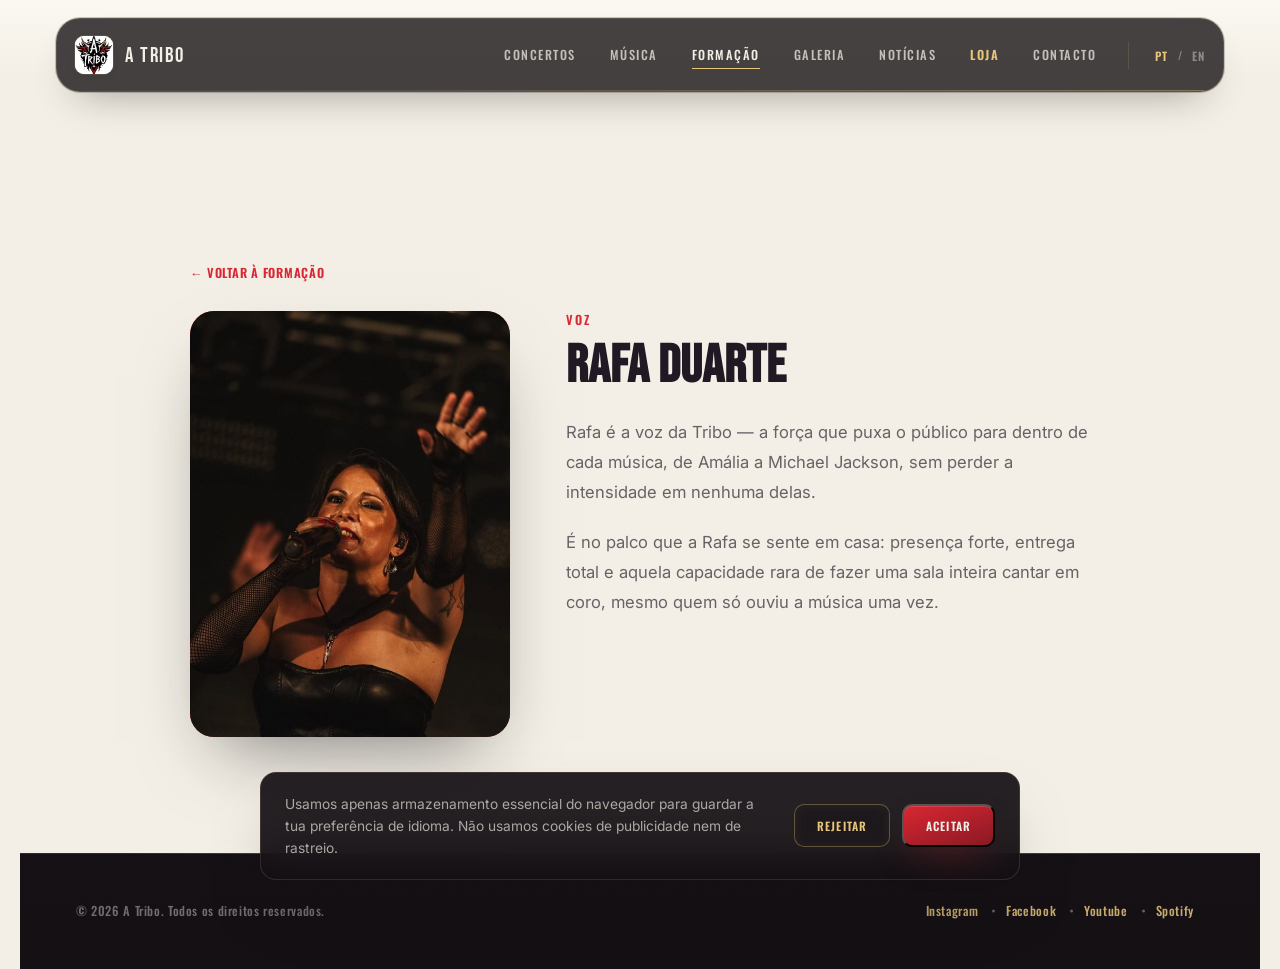
<file: musico.html>
<!DOCTYPE html>
<html lang="pt-PT">
<head>
<meta charset="UTF-8">
<meta name="viewport" content="width=device-width, initial-scale=1.0">
<link rel="icon" href="favicon.ico" sizes="any">
<link rel="icon" type="image/png" sizes="32x32" href="assets/favicon-32x32.png">
<link rel="icon" type="image/png" sizes="16x16" href="assets/favicon-16x16.png">
<link rel="icon" type="image/png" sizes="192x192" href="assets/icon-192.png">
<link rel="apple-touch-icon" href="assets/apple-touch-icon.png">
<meta name="description" content="Conhece os músicos da A Tribo.">
<meta property="og:type" content="profile">
<meta property="og:site_name" content="A Tribo">
<meta property="og:image" content="https://a-tribo-banda.vercel.app/assets/og-image.jpg">
<meta name="twitter:card" content="summary_large_image">
<meta name="twitter:image" content="https://a-tribo-banda.vercel.app/assets/og-image.jpg">
<title>A Tribo — Músico</title>
<link rel="preconnect" href="https://fonts.googleapis.com">
<link rel="preconnect" href="https://fonts.gstatic.com" crossorigin>
<link href="https://fonts.googleapis.com/css2?family=Bebas+Neue&family=Oswald:wght@400;500;600;700&family=Inter:wght@400;500;600&display=swap" rel="stylesheet">
<link rel="stylesheet" href="style.css">
<script>
window.PAGE_I18N = { pt: {}, en: {} };
</script>
</head>
<body data-page="formacao">

<div class="mouse-light" id="mouseLight" aria-hidden="true"></div>
<div class="grain" aria-hidden="true"></div>

<a class="skip-link" href="#conteudo" data-i18n="skip.link">Saltar para o conteúdo</a>

<div id="navPlaceholder"></div>

<main id="conteudo">
  <section class="member-profile page-hero-shell">
    <div class="member-profile-inner reveal in-view" id="memberRoot"></div>
  </section>
</main>

<div id="footerPlaceholder"></div>

<script src="members-data.js"></script>
<script src="partials.js"></script>
<script src="script.js"></script>
<script src="member.js"></script>
</body>
</html>
</file>
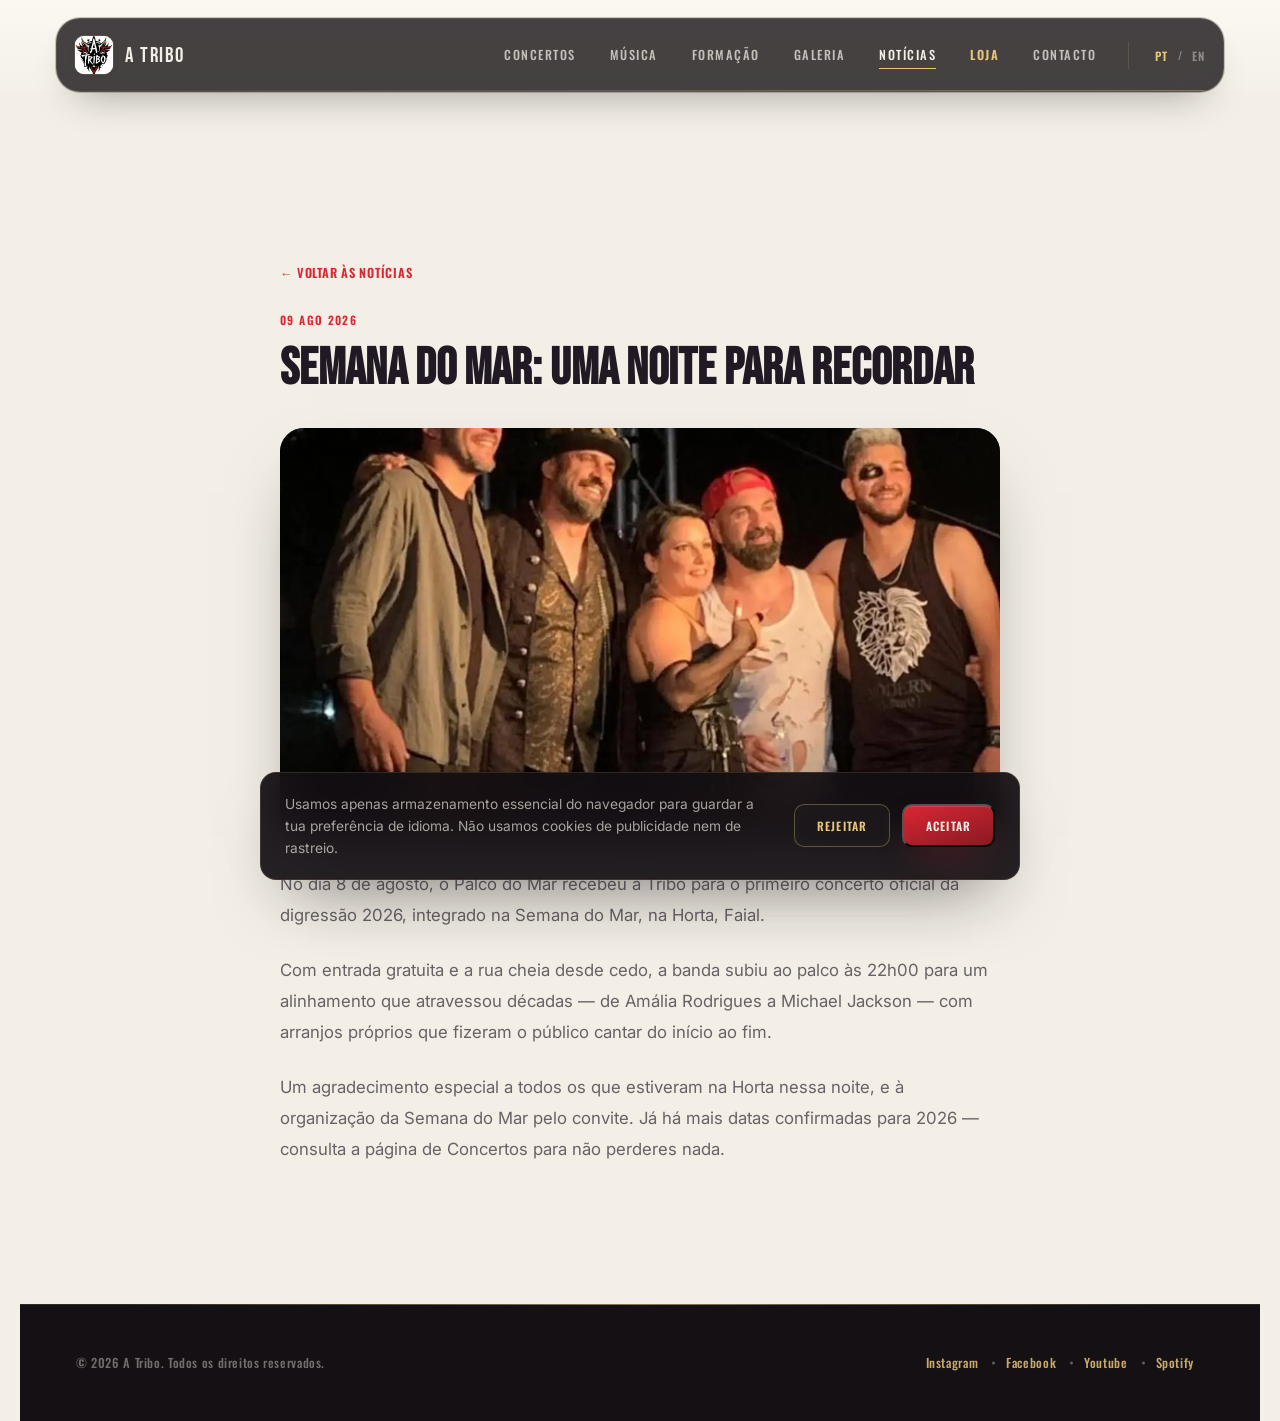
<file: noticia.html>
<!DOCTYPE html>
<html lang="pt-PT">
<head>
<meta charset="UTF-8">
<meta name="viewport" content="width=device-width, initial-scale=1.0">
<link rel="icon" href="favicon.ico" sizes="any">
<link rel="icon" type="image/png" sizes="32x32" href="assets/favicon-32x32.png">
<link rel="icon" type="image/png" sizes="16x16" href="assets/favicon-16x16.png">
<link rel="icon" type="image/png" sizes="192x192" href="assets/icon-192.png">
<link rel="apple-touch-icon" href="assets/apple-touch-icon.png">
<meta name="description" content="As últimas novidades da A Tribo.">
<link rel="canonical" href="https://a-tribo-banda.vercel.app/noticia.html">
<meta property="og:type" content="website">
<meta property="og:site_name" content="A Tribo">
<meta property="og:title" content="Notícias — A Tribo">
<meta property="og:description" content="As últimas novidades da A Tribo.">
<meta property="og:image" content="https://a-tribo-banda.vercel.app/assets/og-image.jpg">
<meta property="og:url" content="https://a-tribo-banda.vercel.app/noticia.html">
<meta property="og:locale" content="pt_PT">
<meta name="twitter:card" content="summary_large_image">
<meta name="twitter:title" content="Notícias — A Tribo">
<meta name="twitter:description" content="As últimas novidades da A Tribo.">
<meta name="twitter:image" content="https://a-tribo-banda.vercel.app/assets/og-image.jpg">
<title>A Tribo — Notícia</title>
<link rel="preconnect" href="https://fonts.googleapis.com">
<link rel="preconnect" href="https://fonts.gstatic.com" crossorigin>
<link href="https://fonts.googleapis.com/css2?family=Bebas+Neue&family=Oswald:wght@400;500;600;700&family=Inter:wght@400;500;600&display=swap" rel="stylesheet">
<link rel="stylesheet" href="style.css">
<script>
window.PAGE_I18N = { pt: {}, en: {} };
</script>
</head>
<body data-page="noticias">

<div class="mouse-light" id="mouseLight" aria-hidden="true"></div>
<div class="grain" aria-hidden="true"></div>

<a class="skip-link" href="#conteudo" data-i18n="skip.link">Saltar para o conteúdo</a>

<div id="navPlaceholder"></div>

<main id="conteudo">
  <section class="post page-hero-shell">
    <div class="post-inner reveal in-view" id="postRoot"></div>
  </section>
</main>

<div id="footerPlaceholder"></div>

<script src="news-data.js"></script>
<script src="partials.js"></script>
<script src="script.js"></script>
<script src="news.js"></script>
</body>
</html>
</file>
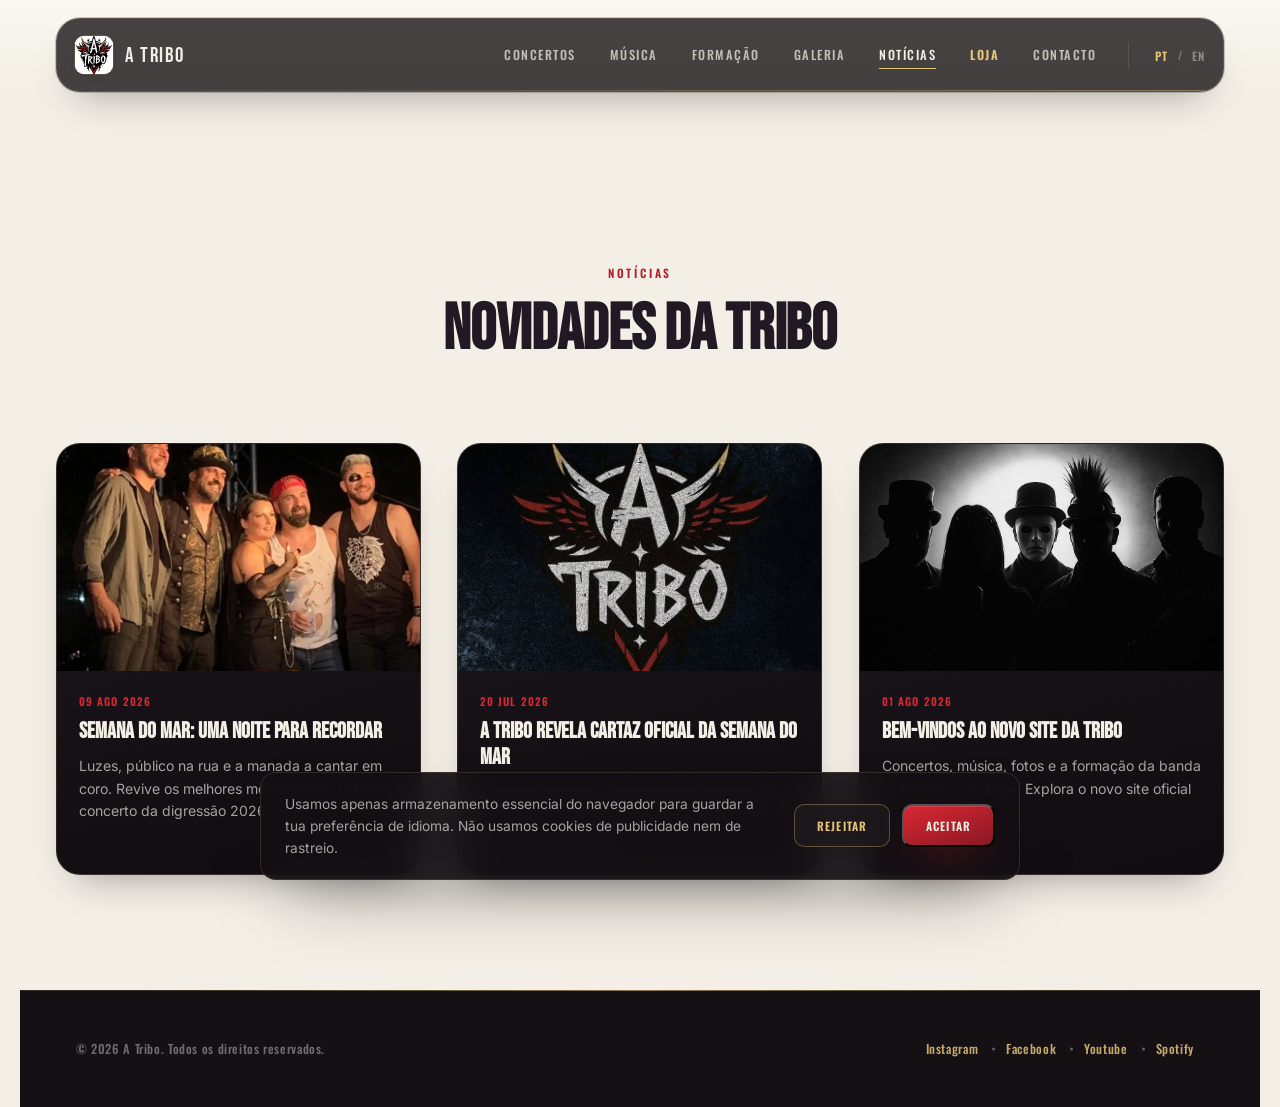
<file: noticias.html>
<!DOCTYPE html>
<html lang="pt-PT">
<head>
<meta charset="UTF-8">
<meta name="viewport" content="width=device-width, initial-scale=1.0">
<link rel="icon" href="favicon.ico" sizes="any">
<link rel="icon" type="image/png" sizes="32x32" href="assets/favicon-32x32.png">
<link rel="icon" type="image/png" sizes="16x16" href="assets/favicon-16x16.png">
<link rel="icon" type="image/png" sizes="192x192" href="assets/icon-192.png">
<link rel="apple-touch-icon" href="assets/apple-touch-icon.png">
<meta name="description" content="As últimas novidades da A Tribo.">
<link rel="canonical" href="https://a-tribo-banda.vercel.app/noticias.html">
<meta property="og:type" content="website">
<meta property="og:site_name" content="A Tribo">
<meta property="og:title" content="Notícias — A Tribo">
<meta property="og:description" content="As últimas novidades da A Tribo.">
<meta property="og:image" content="https://a-tribo-banda.vercel.app/assets/og-image.jpg">
<meta property="og:url" content="https://a-tribo-banda.vercel.app/noticias.html">
<meta property="og:locale" content="pt_PT">
<meta name="twitter:card" content="summary_large_image">
<meta name="twitter:title" content="Notícias — A Tribo">
<meta name="twitter:description" content="As últimas novidades da A Tribo.">
<meta name="twitter:image" content="https://a-tribo-banda.vercel.app/assets/og-image.jpg">
<title data-i18n="meta.title">Notícias — A Tribo</title>
<link rel="preconnect" href="https://fonts.googleapis.com">
<link rel="preconnect" href="https://fonts.gstatic.com" crossorigin>
<link href="https://fonts.googleapis.com/css2?family=Bebas+Neue&family=Oswald:wght@400;500;600;700&family=Inter:wght@400;500;600&display=swap" rel="stylesheet">
<link rel="stylesheet" href="style.css">
<script>
window.PAGE_I18N = {
  pt: {
    'meta.title': 'Notícias — A Tribo',
    'news.eyebrow': 'Notícias',
    'news.title': 'Novidades da Tribo'
  },
  en: {
    'meta.title': 'News — A Tribo',
    'news.eyebrow': 'News',
    'news.title': 'A Tribo Updates'
  }
};
</script>
</head>
<body data-page="noticias">

<div class="mouse-light" id="mouseLight" aria-hidden="true"></div>
<div class="grain" aria-hidden="true"></div>

<a class="skip-link" href="#conteudo" data-i18n="skip.link">Saltar para o conteúdo</a>

<div id="navPlaceholder"></div>

<main id="conteudo">

  <!-- NOTÍCIAS -->
  <section class="news page-hero-shell" id="noticias">
    <div class="section-head reveal" data-reveal="up">
      <p class="eyebrow" data-i18n="news.eyebrow">Notícias</p>
      <h1 class="section-title" data-i18n="news.title">Novidades da Tribo</h1>
    </div>

    <div class="news-grid" id="newsGrid"></div>
  </section>

</main>

<div id="footerPlaceholder"></div>

<script src="news-data.js"></script>
<script src="partials.js"></script>
<script src="script.js"></script>
<script src="news.js"></script>
</body>
</html>
</file>
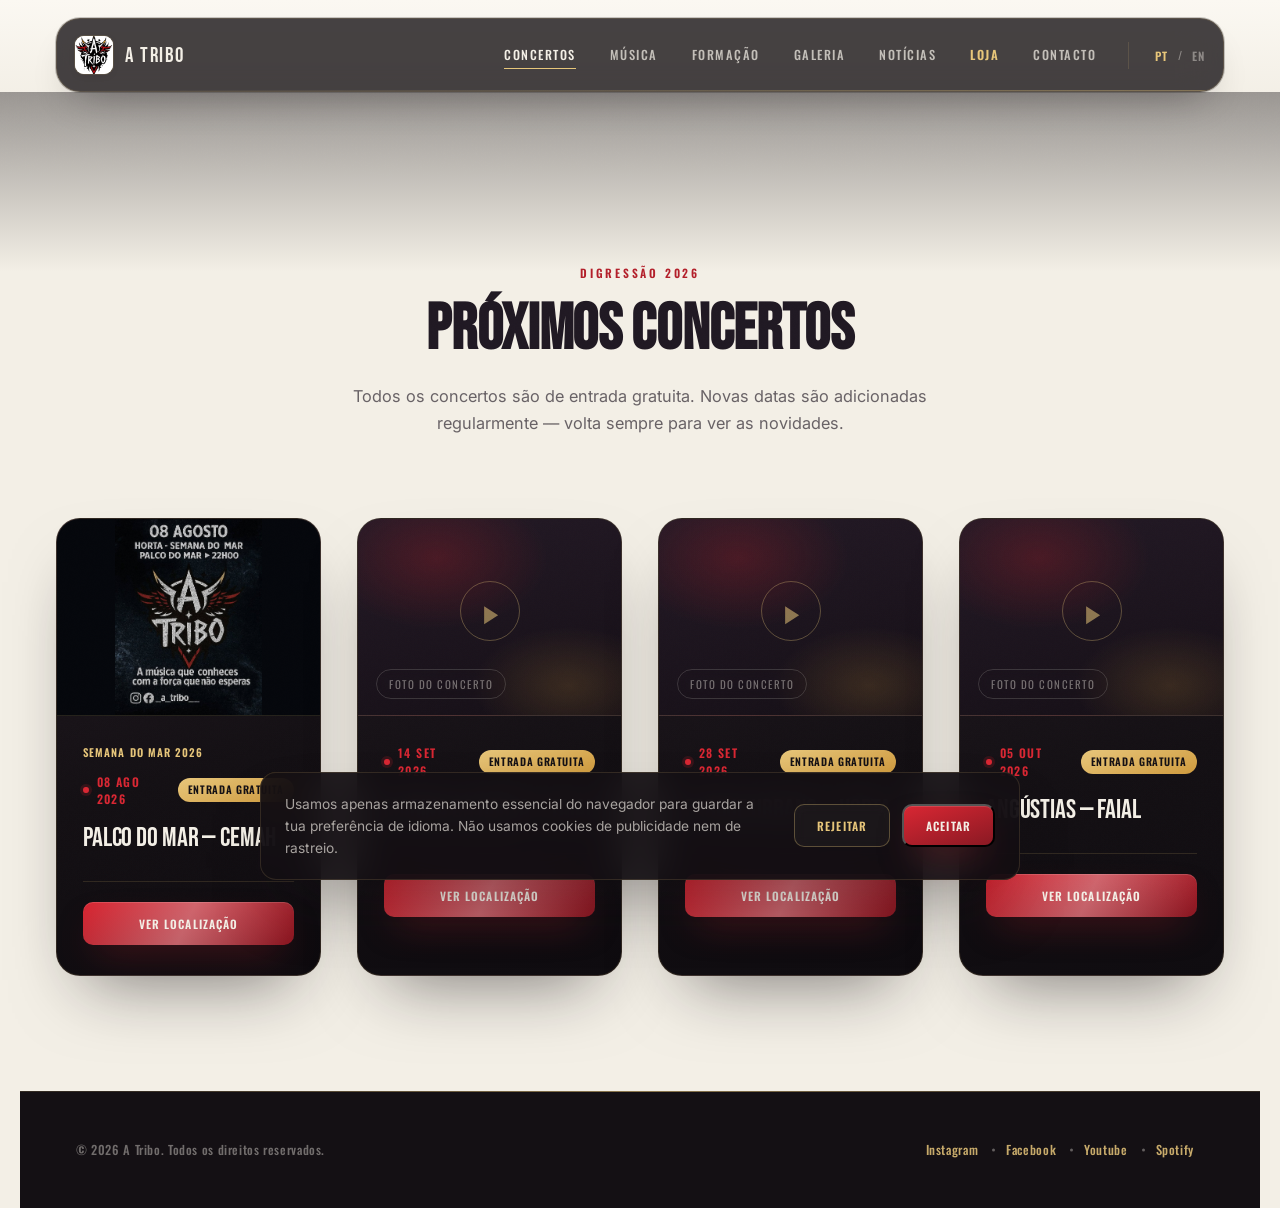
<file: shows.html>
<!DOCTYPE html>
<html lang="pt-PT">
<head>
<meta charset="UTF-8">
<meta name="viewport" content="width=device-width, initial-scale=1.0">
<link rel="icon" href="favicon.ico" sizes="any">
<link rel="icon" type="image/png" sizes="32x32" href="assets/favicon-32x32.png">
<link rel="icon" type="image/png" sizes="16x16" href="assets/favicon-16x16.png">
<link rel="icon" type="image/png" sizes="192x192" href="assets/icon-192.png">
<link rel="apple-touch-icon" href="assets/apple-touch-icon.png">
<meta name="description" content="Agenda de concertos gratuitos da A Tribo nos Açores. Vê as próximas datas da digressão 2026.">
<link rel="canonical" href="https://a-tribo-banda.vercel.app/shows.html">
<meta property="og:type" content="website">
<meta property="og:site_name" content="A Tribo">
<meta property="og:title" content="Concertos — A Tribo">
<meta property="og:description" content="Agenda de concertos gratuitos da A Tribo nos Açores. Vê as próximas datas da digressão 2026.">
<meta property="og:image" content="https://a-tribo-banda.vercel.app/assets/og-image.jpg">
<meta property="og:url" content="https://a-tribo-banda.vercel.app/shows.html">
<meta property="og:locale" content="pt_PT">
<meta name="twitter:card" content="summary_large_image">
<meta name="twitter:title" content="Concertos — A Tribo">
<meta name="twitter:description" content="Agenda de concertos gratuitos da A Tribo nos Açores. Vê as próximas datas da digressão 2026.">
<meta name="twitter:image" content="https://a-tribo-banda.vercel.app/assets/og-image.jpg">
<title data-i18n="meta.title">Concertos — A Tribo</title>
<link rel="preconnect" href="https://fonts.googleapis.com">
<link rel="preconnect" href="https://fonts.gstatic.com" crossorigin>
<link href="https://fonts.googleapis.com/css2?family=Bebas+Neue&family=Oswald:wght@400;500;600;700&family=Inter:wght@400;500;600&display=swap" rel="stylesheet">
<link rel="stylesheet" href="style.css">
<script>
window.PAGE_I18N = {
  pt: {
    'meta.title': 'Concertos — A Tribo',
    'shows.eyebrow': 'Digressão 2026',
    'shows.title': 'Próximos Concertos',
    'shows.subtitle': 'Todos os concertos são de entrada gratuita. Novas datas são adicionadas regularmente — volta sempre para ver as novidades.',
    'show.photoLabel': 'Foto do Concerto',
    'show0.date': '08 AGO 2026',
    'show1.date': '14 SET 2026',
    'show2.date': '28 SET 2026',
    'show3.date': '05 OUT 2026',
    'show.freeEntry': 'Entrada Gratuita',
    'show.detailsButton': 'Ver Localização'
  },
  en: {
    'meta.title': 'Shows — A Tribo',
    'shows.eyebrow': '2026 Tour',
    'shows.title': 'Upcoming Shows',
    'shows.subtitle': 'Every show is free to attend. New dates are added regularly — check back often for updates.',
    'show.photoLabel': 'Show Photo',
    'show0.date': 'AUG 8, 2026',
    'show1.date': 'SEP 14, 2026',
    'show2.date': 'SEP 28, 2026',
    'show3.date': 'OCT 05, 2026',
    'show.freeEntry': 'Free Entry',
    'show.detailsButton': 'Get Directions'
  }
};
</script>
</head>
<body data-page="shows">

<div class="mouse-light" id="mouseLight" aria-hidden="true"></div>
<div class="grain" aria-hidden="true"></div>

<a class="skip-link" href="#conteudo" data-i18n="skip.link">Saltar para o conteúdo</a>

<div id="navPlaceholder"></div>

<main id="conteudo">

  <!-- SHOWS -->
  <section class="shows page-hero-shell" id="shows">
    <div class="section-head reveal" data-reveal="up">
      <p class="eyebrow" data-i18n="shows.eyebrow">Digressão 2026</p>
      <h1 class="section-title" data-i18n="shows.title">Próximos Concertos</h1>
      <p class="section-subtitle" data-i18n="shows.subtitle">Todos os concertos são de entrada gratuita. Novas datas são adicionadas regularmente — volta sempre para ver as novidades.</p>
    </div>

    <div class="shows-grid">
      <article class="show-card spotlight-card border-glow-static reveal" data-reveal="up" data-delay="1">
        <div class="show-photo show-photo-poster">
          <img src="assets/gallery/cartaz-semana-do-mar.jpg" alt="Cartaz do concerto A Tribo — Semana do Mar 2026, 08 Agosto, Palco do Mar, Horta">
        </div>
        <div class="show-info">
          <p class="show-event">Semana do Mar 2026</p>
          <div class="show-meta">
            <p class="show-date" data-i18n="show0.date">08 AGO 2026</p>
            <span class="show-free" data-i18n="show.freeEntry">Entrada Gratuita</span>
          </div>
          <h3 class="show-venue">Palco do Mar — CEMAH</h3>
          <a href="#" class="btn btn-primary btn-small">
            <span class="btn-label" data-i18n="show.detailsButton">Ver Localização</span>
            <span class="btn-shine" aria-hidden="true"></span>
          </a>
        </div>
      </article>

      <article class="show-card spotlight-card border-glow-static reveal" data-reveal="up" data-delay="2">
        <div class="show-photo"><span data-i18n="show.photoLabel">Foto do Concerto</span></div>
        <div class="show-info">
          <div class="show-meta">
            <p class="show-date" data-i18n="show1.date">14 SET 2026</p>
            <span class="show-free" data-i18n="show.freeEntry">Entrada Gratuita</span>
          </div>
          <h3 class="show-venue">Marina da Horta — Faial</h3>
          <a href="#" class="btn btn-primary btn-small">
            <span class="btn-label" data-i18n="show.detailsButton">Ver Localização</span>
            <span class="btn-shine" aria-hidden="true"></span>
          </a>
        </div>
      </article>

      <article class="show-card spotlight-card border-glow-static reveal" data-reveal="up" data-delay="3">
        <div class="show-photo"><span data-i18n="show.photoLabel">Foto do Concerto</span></div>
        <div class="show-info">
          <div class="show-meta">
            <p class="show-date" data-i18n="show2.date">28 SET 2026</p>
            <span class="show-free" data-i18n="show.freeEntry">Entrada Gratuita</span>
          </div>
          <h3 class="show-venue">Parque Urbano — Horta</h3>
          <a href="#" class="btn btn-primary btn-small">
            <span class="btn-label" data-i18n="show.detailsButton">Ver Localização</span>
            <span class="btn-shine" aria-hidden="true"></span>
          </a>
        </div>
      </article>

      <article class="show-card spotlight-card border-glow-static reveal" data-reveal="up" data-delay="1">
        <div class="show-photo"><span data-i18n="show.photoLabel">Foto do Concerto</span></div>
        <div class="show-info">
          <div class="show-meta">
            <p class="show-date" data-i18n="show3.date">05 OUT 2026</p>
            <span class="show-free" data-i18n="show.freeEntry">Entrada Gratuita</span>
          </div>
          <h3 class="show-venue">Angústias — Faial</h3>
          <a href="#" class="btn btn-primary btn-small">
            <span class="btn-label" data-i18n="show.detailsButton">Ver Localização</span>
            <span class="btn-shine" aria-hidden="true"></span>
          </a>
        </div>
      </article>
    </div>
  </section>

</main>

<div id="footerPlaceholder"></div>

<script src="partials.js"></script>
<script src="script.js"></script>
</body>
</html>
</file>
<file: style.css>
/* ============================================================
   A TRIBO — design tokens
   Direção visual: rock premium editorial — tensão tipográfica,
   superfícies em camadas, paleta de marca aplicada com critério.
   ============================================================ */
:root{
  /* brand */
  --preto-tinta: #141014;
  --preto-tinta-2: #1b141b;
  --preto-tinta-3: #221a22;
  --vermelho-sangue: #B31F2A;
  --vermelho-sangue-2: #d92733;
  --vermelho-escuro: #7A1620;
  --dourado: #CF9A3E;
  --dourado-claro: #E7C67A;
  --branco-osso: #F3EFE6;
  --branco-osso-2: #FBF8F2;

  /* surfaces */
  --ink: #17111a;
  --ink-soft: rgba(243,239,230,.66);
  --ink-faint: rgba(243,239,230,.42);
  --paper: var(--branco-osso);
  --paper-card: #FFFFFF;
  --paper-ink: #201923;
  --paper-ink-soft: rgba(32,25,35,.66);
  --hairline-dark: rgba(231,198,122,.14);
  --hairline-light: rgba(32,25,35,.10);

  /* type */
  --font-display: 'Bebas Neue', sans-serif;
  --font-support: 'Oswald', sans-serif;
  --font-text: 'Inter', sans-serif;

  /* spacing scale */
  --sp-1: .5rem;
  --sp-2: .875rem;
  --sp-3: 1.5rem;
  --sp-4: 2.25rem;
  --sp-5: 3.5rem;
  --sp-6: 5rem;
  --sp-7: clamp(4.5rem, 9vw, 8rem);
  --container: 1240px;
  --gutter: clamp(20px, 5vw, 56px);

  /* radius */
  --r-sm: 10px;
  --r-md: 16px;
  --r-lg: 24px;
  --r-xl: 32px;

  /* shadow */
  --shadow-sm: 0 2px 10px -4px rgba(20,16,20,.25);
  --shadow-md: 0 20px 40px -22px rgba(20,16,20,.45);
  --shadow-lg: 0 34px 70px -30px rgba(20,16,20,.55);
  --shadow-red: 0 16px 36px -14px rgba(179,31,42,.55);
  --shadow-gold: 0 16px 34px -14px rgba(207,154,62,.5);

  --mx: 50%;
  --my: 50%;
  --ease-premium: cubic-bezier(.16,.84,.44,1);
  --ease-out: cubic-bezier(.22,1,.36,1);
}

*{ box-sizing: border-box; }
html{ scroll-behavior: smooth; }

body{
  margin: 0;
  background: linear-gradient(180deg, var(--branco-osso-2), var(--branco-osso) 8%, var(--branco-osso) 100%);
  color: var(--paper-ink);
  font-family: var(--font-text);
  font-size: 16.5px;
  line-height: 1.5;
  overflow-x: hidden;
  position: relative;
  -webkit-font-smoothing: antialiased;
}

img{ max-width: 100%; display: block; }

.skip-link{
  position: absolute; left: -999px; top: 0;
  background: var(--dourado); color: var(--preto-tinta);
  padding: .6rem 1rem; z-index: 999; border-radius: 0 0 8px 0;
  font-family: var(--font-support); font-size: .85rem; letter-spacing: .04em;
}
.skip-link:focus{ left: 0; top: 0; }

/* ============================================================
   Global mouse-following light (desktop only)
   ============================================================ */
.mouse-light{
  position: fixed;
  inset: 0;
  pointer-events: none;
  z-index: 2;
  background: radial-gradient(560px circle at var(--mx) var(--my),
    rgba(207,154,62,0.08), rgba(179,31,42,0.04) 42%, transparent 70%);
  opacity: 0;
  transition: opacity .5s ease;
  mix-blend-mode: screen;
}
.mouse-light.active{ opacity: 1; }

.grain{
  position: fixed; inset:0; z-index: 1; pointer-events:none;
  opacity: .02;
  background-image: url("data:image/svg+xml,%3Csvg xmlns='http://www.w3.org/2000/svg' width='120' height='120'%3E%3Cfilter id='n'%3E%3CfeTurbulence type='fractalNoise' baseFrequency='0.9' numOctaves='2' stitchTiles='stitch'/%3E%3C/filter%3E%3Crect width='100%25' height='100%25' filter='url(%23n)'/%3E%3C/svg%3E");
  mix-blend-mode: overlay;
}

/* ============================================================
   Nav
   ============================================================ */
.nav-wrap{
  position: sticky; top: 0; z-index: 50;
  padding: 18px var(--gutter) 0;
}
.glass{
  background: rgba(19,15,19,0.78);
  backdrop-filter: blur(20px) saturate(160%);
  -webkit-backdrop-filter: blur(20px) saturate(160%);
  border: 1px solid var(--hairline-dark);
}
.nav{
  max-width: var(--container);
  margin: 0 auto;
  display: flex;
  align-items: center;
  justify-content: space-between;
  padding: 13px 14px 13px 14px;
  border-radius: var(--r-lg);
  position: relative;
  overflow: hidden;
  box-shadow: var(--shadow-md), 0 0 0 1px rgba(0,0,0,.2);
  transition: transform .5s var(--ease-out);
  transform-origin: top center;
}
.nav::before{
  content:"";
  position:absolute; left:0; right:0; bottom:0; height:1px;
  background: linear-gradient(90deg, transparent, var(--dourado-claro), transparent);
  background-size: 200% 100%;
  animation: sheen-line 7s linear infinite;
  opacity: .4;
}
@keyframes sheen-line{ to{ background-position: -200% 0; } }

.nav-brand{
  display: flex; align-items: center; gap: 12px;
  text-decoration: none; color: var(--branco-osso);
  padding: 4px 6px 4px 4px;
}
.nav-logo-frame{
  width: 38px; height: 38px; border-radius: 9px; overflow: hidden;
  background: var(--branco-osso);
  display:flex; align-items:center; justify-content:center;
  flex-shrink: 0;
  box-shadow: 0 0 0 1px var(--hairline-dark), var(--shadow-sm);
}
.nav-logo-img{ width: 100%; height: 100%; object-fit: cover; }
.nav-brand-text{
  font-family: var(--font-display);
  letter-spacing: .09em;
  font-size: 1.3rem;
  padding-top: .1em;
}
.nav-right{
  display: flex; align-items: center;
}
.nav-links{
  list-style: none; display: flex; gap: 34px;
  margin: 0; padding: 0 10px 0 0;
  font-family: var(--font-support);
  font-weight: 500;
  font-size: .78rem;
  letter-spacing: .12em;
  text-transform: uppercase;
}
.nav-links a{
  color: var(--branco-osso);
  text-decoration: none;
  position: relative;
  padding-bottom: 5px;
  opacity: .72;
  transition: opacity .3s var(--ease-premium), color .3s;
}
.nav-links a::after{
  content:"";
  position:absolute; left:50%; bottom:0; height:1px; width:0;
  background: var(--dourado-claro);
  transition: width .35s var(--ease-out), left .35s var(--ease-out);
}
.nav-links a:hover{ opacity: 1; }
.nav-links a:hover::after{ width: 100%; left: 0; }
.nav-loja{ color: var(--dourado-claro) !important; opacity: 1 !important; font-weight: 600; }
.nav-links a.is-active-page{ opacity: 1; }
.nav-links a.is-active-page::after{ width: 100%; left: 0; }
.mobile-menu-links a.is-active-page{ color: var(--dourado-claro); opacity: 1; }

.lang-switch{
  display: flex; align-items: center; gap: 6px;
  margin-left: 22px; padding-left: 22px;
  border-left: 1px solid var(--hairline-dark);
  font-family: var(--font-support);
}
.lang-sep{ color: var(--ink-faint); font-size: .7rem; }
.lang-btn{
  background: none; border: none; cursor: pointer;
  color: var(--ink-faint);
  font-family: var(--font-support);
  font-weight: 600;
  font-size: .72rem;
  letter-spacing: .08em;
  padding: 5px 4px;
  transition: color .25s ease;
}
.lang-btn:hover{ color: var(--branco-osso); }
.lang-btn[aria-pressed="true"]{ color: var(--dourado-claro); }

/* ============================================================
   Mobile nav toggle + menu
   ============================================================ */
.nav-toggle{
  display: none;
  flex-direction: column;
  justify-content: center;
  align-items: center;
  gap: 5px;
  width: 40px; height: 40px;
  margin-left: 12px;
  background: none;
  border: none;
  cursor: pointer;
  flex-shrink: 0;
}
.nav-toggle span{
  display: block;
  width: 20px; height: 2px;
  border-radius: 2px;
  background: var(--branco-osso);
  transition: transform .35s var(--ease-out), opacity .25s ease;
}
.nav-toggle[aria-expanded="true"] span:nth-child(1){ transform: translateY(7px) rotate(45deg); }
.nav-toggle[aria-expanded="true"] span:nth-child(2){ opacity: 0; }
.nav-toggle[aria-expanded="true"] span:nth-child(3){ transform: translateY(-7px) rotate(-45deg); }

.mobile-menu{
  position: fixed;
  inset: 0;
  z-index: 90;
  background: rgba(13,10,13,.97);
  backdrop-filter: blur(16px);
  display: flex;
  align-items: center;
  justify-content: center;
  opacity: 0;
  visibility: hidden;
  transition: opacity .4s var(--ease-out), visibility 0s linear .4s;
}
.mobile-menu.is-open{
  opacity: 1;
  visibility: visible;
  transition: opacity .4s var(--ease-out), visibility 0s linear 0s;
}
.mobile-menu-links{
  list-style: none;
  margin: 0; padding: 0;
  display: flex; flex-direction: column;
  align-items: center;
  gap: 8px;
}
.mobile-menu-links li{
  overflow: hidden;
}
.mobile-menu-links a{
  display: inline-block;
  font-family: var(--font-display);
  font-size: 2.4rem;
  letter-spacing: .01em;
  color: var(--branco-osso);
  text-decoration: none;
  padding: 10px 0;
  opacity: .85;
  transform: translateY(24px);
  transition: opacity .3s ease, color .3s ease, transform .5s var(--ease-out);
}
.mobile-menu.is-open .mobile-menu-links a{ transform: translateY(0); }
.mobile-menu-links li:nth-child(1) a{ transition-delay: .05s; }
.mobile-menu-links li:nth-child(2) a{ transition-delay: .1s; }
.mobile-menu-links li:nth-child(3) a{ transition-delay: .15s; }
.mobile-menu-links li:nth-child(4) a{ transition-delay: .2s; }
.mobile-menu-links li:nth-child(5) a{ transition-delay: .25s; }
.mobile-menu-links li:nth-child(6) a{ transition-delay: .3s; }
.mobile-menu-links li:nth-child(7) a{ transition-delay: .35s; }
.mobile-menu-links a:hover, .mobile-menu-links a:active{ opacity: 1; color: var(--dourado-claro); }
.mobile-menu-links .nav-loja{ color: var(--dourado-claro); }

@media (max-width: 640px){
  .nav-toggle{ display: flex; }
}
@media (prefers-reduced-motion: reduce){
  .mobile-menu-links a{ transform: none; }
}

/* ============================================================
   Section shell
   ============================================================ */
section{ position: relative; padding: var(--sp-7) var(--gutter); }

.eyebrow{
  font-family: var(--font-support);
  font-weight: 600;
  color: var(--vermelho-sangue);
  text-transform: uppercase;
  letter-spacing: .24em;
  font-size: .72rem;
  margin: 0 0 16px;
  display: inline-flex;
  align-items: center;
  gap: 10px;
}
.eyebrow::before{
  content: "";
  width: 22px; height: 1.5px;
  background: currentColor;
  display: inline-block;
  opacity: .7;
}
.section-title.light + .eyebrow,
.eyebrow{ }

.section-title{
  font-family: var(--font-display);
  font-size: clamp(2.6rem, 5.2vw, 4rem);
  letter-spacing: -.005em;
  line-height: 1.02;
  margin: 0 0 20px;
  color: var(--paper-ink);
}
.section-title.light{ color: var(--branco-osso); }
.section-head{ text-align: center; max-width: 640px; margin: 0 auto var(--sp-6); }
.section-head .eyebrow{ justify-content: center; }
.section-head .eyebrow::before{ display: none; }
.section-subtitle{
  color: var(--paper-ink-soft);
  font-size: 1.02rem;
  line-height: 1.7;
  margin: 4px 0 0;
}
.section-title.light + .section-subtitle{ color: var(--ink-soft); }

/* First section on inner pages (no hero above) needs room under the sticky nav */
.page-hero-shell{ padding-top: 168px; }
@media (max-width: 900px){
  .page-hero-shell{ padding-top: 140px; }
}
@media (max-width: 640px){
  .page-hero-shell{ padding-top: 120px; }
}

/* ============================================================
   HERO
   ============================================================ */
.hero{
  min-height: 100svh;
  display: flex; align-items: center; justify-content: center;
  text-align: center;
  background:
    radial-gradient(ellipse 70% 55% at 50% 8%, #2a1e2a 0%, transparent 60%),
    radial-gradient(ellipse 90% 70% at 50% 100%, #1c1420 0%, transparent 55%),
    linear-gradient(180deg, var(--preto-tinta) 0%, #0f0c10 100%);
  overflow: hidden;
  padding: 168px var(--gutter) 120px;
}
.hero-bg{ position: absolute; inset: 0; z-index: 0; overflow: hidden; }

.hero-photo{
  position: absolute; inset: 0;
  z-index: 0;
}
.hero-photo img{
  width: 100%; height: 100%;
  object-fit: cover;
  object-position: 50% 25%;
  opacity: .58;
  filter: contrast(1.08) brightness(.95);
}
.hero-photo::after{
  content: "";
  position: absolute; inset: 0;
  background:
    radial-gradient(ellipse 65% 60% at 50% 46%, rgba(10,8,10,.82) 0%, rgba(10,8,10,.5) 48%, rgba(10,8,10,.2) 75%, rgba(10,8,10,.55) 100%),
    linear-gradient(180deg, rgba(10,8,10,.55) 0%, transparent 22%, transparent 68%, rgba(10,8,10,.85) 100%);
}

/* giant watermark echo of the wordmark for editorial depth */
.hero-bg::before{
  content: "A TRIBO";
  position: absolute;
  left: 50%; top: 52%;
  transform: translate(-50%, -50%);
  font-family: var(--font-display);
  font-size: min(46vw, 620px);
  line-height: 1;
  letter-spacing: -.01em;
  color: transparent;
  -webkit-text-stroke: 1px rgba(231,198,122,.05);
  white-space: nowrap;
  pointer-events: none;
  z-index: 0;
}

.hero-grid{
  position: absolute; inset: -20%;
  background-image:
    linear-gradient(rgba(231,198,122,.05) 1px, transparent 1px),
    linear-gradient(90deg, rgba(231,198,122,.05) 1px, transparent 1px);
  background-size: 64px 64px;
  mask-image: radial-gradient(ellipse 60% 50% at 50% 35%, black, transparent 78%);
  animation: grid-drift 34s linear infinite;
}
.hero-grid.faint{ opacity: .45; }
@keyframes grid-drift{
  from{ background-position: 0 0, 0 0; }
  to{ background-position: 64px 128px, 64px 128px; }
}

.hero-rays{
  position: absolute; inset: 0;
  background: conic-gradient(from 0deg at 50% 25%,
    transparent 0deg, rgba(179,31,42,.07) 40deg, transparent 90deg,
    transparent 180deg, rgba(207,154,62,.07) 220deg, transparent 270deg, transparent 360deg);
  animation: rays-spin 46s linear infinite;
  opacity: .8;
}
@keyframes rays-spin{ to{ transform: rotate(360deg); } }

.orb{
  position: absolute;
  border-radius: 50%;
  filter: blur(70px);
  opacity: .5;
  will-change: transform;
}
.orb-a{ width: 460px; height: 460px; background: radial-gradient(circle, var(--vermelho-sangue), transparent 70%);
  top: -100px; left: -120px; animation: float-a 18s ease-in-out infinite; }
.orb-b{ width: 380px; height: 380px; background: radial-gradient(circle, var(--dourado), transparent 70%);
  bottom: -120px; right: -100px; animation: float-b 22s ease-in-out infinite; }
.orb-c{ width: 240px; height: 240px; background: radial-gradient(circle, var(--dourado-claro), transparent 70%);
  top: 38%; right: 12%; animation: float-c 15s ease-in-out infinite; opacity: .3; }

@keyframes float-a{
  0%,100%{ transform: translate(0,0) scale(1); }
  50%{ transform: translate(40px, 60px) scale(1.1); }
}
@keyframes float-b{
  0%,100%{ transform: translate(0,0) scale(1); }
  50%{ transform: translate(-50px,-40px) scale(1.15); }
}
@keyframes float-c{
  0%,100%{ transform: translate(0,0); }
  50%{ transform: translate(-30px, 40px); }
}

.hero-content{ position: relative; z-index: 2; max-width: 680px; }

.hero-logo-frame{
  width: 108px; height: 108px;
  margin: 0 auto 36px;
  border-radius: var(--r-md);
  background: var(--branco-osso);
  padding: 9px;
  position: relative;
  box-shadow: var(--shadow-lg);
}
.hero-logo-img{ width: 100%; height: 100%; object-fit: contain; border-radius: 9px; }
.floaty{ animation: floaty 6.5s ease-in-out infinite; }
@keyframes floaty{
  0%,100%{ transform: translateY(0) rotate(0deg); }
  50%{ transform: translateY(-9px) rotate(-1deg); }
}

.hero-title{
  font-family: var(--font-display);
  font-size: clamp(4.4rem, 13.5vw, 9.5rem);
  color: var(--branco-osso);
  letter-spacing: -.01em;
  line-height: .88;
  margin: 0 0 22px;
  text-shadow: 0 2px 0 rgba(0,0,0,.3), 0 30px 60px rgba(179,31,42,.3), 0 0 90px rgba(207,154,62,.12);
}
.hero-subtitle{
  font-family: var(--font-support);
  font-weight: 500;
  color: var(--dourado-claro);
  letter-spacing: .34em;
  text-transform: uppercase;
  font-size: .88rem;
  margin: 0 0 52px;
  display: inline-flex;
  align-items: center;
  gap: 18px;
}
.hero-subtitle::before,
.hero-subtitle::after{
  content: "";
  width: 30px; height: 1px;
  background: linear-gradient(90deg, transparent, var(--dourado-claro));
  opacity: .6;
}
.hero-subtitle::after{ background: linear-gradient(90deg, var(--dourado-claro), transparent); }

.hero-ctas{
  display: flex; gap: 18px; justify-content: center; flex-wrap: wrap;
}

.scroll-cue{
  position: absolute; bottom: 40px; left: 50%; transform: translateX(-50%);
  width: 26px; height: 42px; border: 1.5px solid rgba(243,239,230,.28);
  border-radius: 20px; z-index: 2;
}
.scroll-cue span{
  position: absolute; top: 8px; left: 50%; width: 4px; height: 8px;
  background: var(--dourado-claro); border-radius: 2px;
  transform: translateX(-50%);
  animation: cue-drop 1.9s ease-in-out infinite;
}
@keyframes cue-drop{
  0%{ opacity: 1; top: 8px; }
  70%{ opacity: 0; }
  100%{ opacity: 0; top: 22px; }
}

/* ============================================================
   Buttons — premium hierarchy
   ============================================================ */
.btn{
  position: relative;
  display: inline-flex; align-items: center; justify-content: center;
  font-family: var(--font-support);
  font-weight: 600;
  text-transform: uppercase;
  letter-spacing: .1em;
  font-size: .8rem;
  text-decoration: none;
  padding: 17px 34px;
  border-radius: var(--r-sm);
  overflow: hidden;
  isolation: isolate;
  transition: transform .4s var(--ease-out), box-shadow .4s var(--ease-out), filter .3s ease, background-color .3s ease;
  will-change: transform;
}
.btn:hover{ transform: translateY(-3px); filter: brightness(1.06); }
.btn:active{ transform: translateY(-1px) scale(.99); }
.btn-label{ position: relative; z-index: 2; }

.btn-primary{
  background: linear-gradient(160deg, var(--vermelho-sangue-2), var(--vermelho-escuro) 120%);
  color: var(--branco-osso);
  box-shadow: var(--shadow-red), inset 0 1px 0 rgba(255,255,255,.14);
}
.btn-primary:hover{ box-shadow: 0 22px 46px -14px rgba(179,31,42,.7), inset 0 1px 0 rgba(255,255,255,.18); }

.btn-gold{
  background: linear-gradient(160deg, var(--dourado-claro), var(--dourado) 120%);
  color: var(--preto-tinta);
  box-shadow: var(--shadow-gold), inset 0 1px 0 rgba(255,255,255,.35);
}
.btn-gold:hover{ box-shadow: 0 22px 44px -14px rgba(207,154,62,.65), inset 0 1px 0 rgba(255,255,255,.4); }

.btn-outline{
  background: rgba(243,239,230,.04);
  color: var(--dourado-claro);
  border: 1px solid rgba(231,198,122,.32);
  backdrop-filter: blur(6px);
}
.btn-outline:hover{ color: var(--preto-tinta); background: var(--dourado-claro); border-color: var(--dourado-claro); }

.btn-small{ padding: 13px 20px; font-size: .72rem; width: 100%; margin-top: 20px; letter-spacing: .09em; }
.btn-large{ padding: 21px 46px; font-size: .88rem; }

.btn-shine{
  position: absolute; inset: 0; z-index: 1;
  background: linear-gradient(115deg, transparent 20%, rgba(255,255,255,.3) 40%, transparent 60%);
  background-size: 250% 100%;
  background-position: 200% 0;
  animation: btn-sheen 3.6s ease-in-out infinite;
}
@keyframes btn-sheen{
  0%{ background-position: 200% 0; }
  55%,100%{ background-position: -60% 0; }
}

.btn-border-anim{
  position: absolute; inset: -1px; z-index: -1; border-radius: inherit;
  background: conic-gradient(from 0deg, var(--dourado-claro), transparent 30%, transparent 70%, var(--dourado-claro));
  animation: spin 4.5s linear infinite;
  opacity: .4;
}
@keyframes spin{ to{ transform: rotate(360deg); } }

/* ============================================================
   Animated borders — refined, brand-only palette
   ============================================================ */
.border-glow-rotating{
  position: relative;
  isolation: isolate;
}
.border-glow-rotating::before{
  content: "";
  position: absolute;
  inset: -1.5px;
  z-index: -1;
  border-radius: inherit;
  padding: 1.5px;
  background: conic-gradient(from 0deg,
    var(--dourado-claro) 0deg,
    var(--dourado) 70deg,
    transparent 140deg,
    var(--vermelho-sangue) 220deg,
    var(--dourado-claro) 300deg,
    var(--dourado-claro) 360deg);
  -webkit-mask: linear-gradient(#000 0 0) content-box, linear-gradient(#000 0 0);
  -webkit-mask-composite: xor;
  mask-composite: exclude;
  animation: border-rotate 6.5s linear infinite;
}
.border-glow-rotating::after{
  content:"";
  position: absolute; inset: -14px; z-index: -2; border-radius: inherit;
  background: radial-gradient(ellipse at center, rgba(207,154,62,.22), transparent 70%);
  animation: glow-pulse 4s ease-in-out infinite;
}
@keyframes border-rotate{ to{ transform: rotate(360deg); } }
@keyframes glow-pulse{
  0%,100%{ opacity: .35; transform: scale(1); }
  50%{ opacity: .65; transform: scale(1.05); }
}

.border-glow-static{
  position: relative; isolation: isolate;
}
.border-glow-static::before{
  content:"";
  position: absolute; inset: 0; z-index: -1; border-radius: inherit; padding: 1px;
  background: linear-gradient(120deg,
    rgba(231,198,122,.1), var(--dourado-claro) 22%, rgba(231,198,122,.08) 45%,
    rgba(231,198,122,.1) 65%, var(--dourado) 82%, rgba(231,198,122,.1));
  background-size: 300% 300%;
  -webkit-mask: linear-gradient(#000 0 0) content-box, linear-gradient(#000 0 0);
  -webkit-mask-composite: xor;
  mask-composite: exclude;
  animation: border-flow 8s linear infinite;
}
@keyframes border-flow{
  0%{ background-position: 0% 50%; }
  100%{ background-position: 300% 50%; }
}

/* ============================================================
   Spotlight cards — mouse-follow inner light
   ============================================================ */
.spotlight-card{
  --sx: 50%; --sy: 50%;
  position: relative;
  transition: transform .5s var(--ease-out), box-shadow .5s var(--ease-out);
}
.spotlight-card > *{ position: relative; z-index: 1; }
.spotlight-card::before{
  content:"";
  position: absolute; inset: 0; z-index: 0; border-radius: inherit;
  background: radial-gradient(320px circle at var(--sx) var(--sy),
    rgba(231,198,122,.16), transparent 60%);
  opacity: 0;
  transition: opacity .45s ease;
  pointer-events: none;
}
.spotlight-card:hover::before{ opacity: 1; }
.spotlight-card:hover{ transform: translateY(-7px); }

/* ============================================================
   Shows
   ============================================================ */
.shows{
  background: var(--paper);
  position: relative;
}
.shows::before{
  content:"";
  position: absolute; top: 0; left: 0; right: 0; height: 180px;
  background: linear-gradient(180deg, rgba(20,16,20,.4), transparent);
  pointer-events: none;
}
.shows-grid{
  max-width: var(--container); margin: 0 auto;
  display: grid; grid-template-columns: repeat(4, 1fr); gap: var(--sp-4);
}
.show-event{
  font-family: var(--font-support);
  font-weight: 600;
  text-transform: uppercase;
  letter-spacing: .1em;
  font-size: .68rem;
  color: var(--dourado-claro);
  margin: 0 0 12px;
}
.show-card{
  background: linear-gradient(165deg, var(--preto-tinta-3), var(--preto-tinta) 55%, #0f0c10);
  border: 1px solid var(--hairline-dark);
  border-radius: var(--r-lg);
  overflow: hidden;
  box-shadow: var(--shadow-lg);
}
.spotlight-card:hover.show-card{ box-shadow: var(--shadow-lg), var(--shadow-red); }

.show-photo{
  aspect-ratio: 4/3;
  background:
    radial-gradient(ellipse 70% 60% at 30% 20%, rgba(179,31,42,.28), transparent 60%),
    radial-gradient(ellipse 60% 50% at 80% 85%, rgba(207,154,62,.18), transparent 60%),
    linear-gradient(165deg, #241a26, #150f16);
  display: flex; align-items: flex-end; justify-content: flex-start;
  position: relative;
  overflow: hidden;
  border-bottom: 1px solid var(--hairline-dark);
}
.show-photo::before{
  content: "";
  position: absolute; top: 50%; left: 50%;
  width: 58px; height: 58px;
  transform: translate(-50%, -60%);
  border: 1.5px solid rgba(231,198,122,.32);
  border-radius: 50%;
}
.show-photo::after{
  content: "";
  position: absolute; top: 50%; left: 50%;
  transform: translate(-42%, -60%);
  width: 0; height: 0;
  border-style: solid;
  border-width: 9px 0 9px 14px;
  border-color: transparent transparent transparent rgba(231,198,122,.55);
}
.show-photo-poster{
  padding: 0;
  background: #05070c;
}
.show-photo-poster::before, .show-photo-poster::after{ display: none; }
.show-photo-poster img{
  width: 100%; height: 100%;
  object-fit: contain;
  display: block;
  transition: transform .6s var(--ease-out);
}
.spotlight-card:hover .show-photo-poster img{ transform: scale(1.04); }

.show-photo span{
  position: relative;
  z-index: 1;
  margin: 0 0 16px 18px;
  color: var(--ink-faint);
  font-family: var(--font-support);
  letter-spacing: .14em;
  text-transform: uppercase;
  font-size: .68rem;
  padding: 6px 12px;
  border: 1px solid rgba(243,239,230,.16);
  border-radius: 999px;
  backdrop-filter: blur(4px);
}
.show-info{ padding: 28px 26px 30px; }
.show-meta{
  display: flex; align-items: center; justify-content: space-between;
  gap: 10px; margin: 0 0 10px;
}
.show-date{
  font-family: var(--font-support);
  font-weight: 600;
  color: var(--vermelho-sangue-2);
  letter-spacing: .12em;
  font-size: .74rem;
  margin: 0;
  display: flex; align-items: center; gap: 8px;
}
.show-date::before{
  content: "";
  width: 6px; height: 6px; border-radius: 50%;
  background: var(--vermelho-sangue-2);
  box-shadow: 0 0 0 3px rgba(179,31,42,.2);
}
.show-free{
  font-family: var(--font-support);
  font-weight: 600;
  letter-spacing: .06em;
  font-size: .66rem;
  text-transform: uppercase;
  color: var(--preto-tinta);
  background: linear-gradient(160deg, var(--dourado-claro), var(--dourado));
  padding: 4px 10px;
  border-radius: 999px;
  white-space: nowrap;
}
.show-venue{
  font-family: var(--font-display);
  font-weight: 400;
  color: var(--branco-osso);
  font-size: 1.7rem;
  letter-spacing: -.005em;
  margin: 0;
  padding-bottom: 22px;
  border-bottom: 1px solid var(--hairline-dark);
}

/* ============================================================
   Feature dark (música)
   ============================================================ */
.feature-dark{
  background: linear-gradient(180deg, var(--preto-tinta), #1a1319 55%, var(--preto-tinta));
  overflow: hidden;
}
.feature-bg{ position: absolute; inset: 0; z-index: 0; overflow: hidden; }
.orb-d{ width: 400px; height: 400px; background: radial-gradient(circle, var(--vermelho-escuro), transparent 70%);
  top: 8%; left: -130px; animation: float-a 19s ease-in-out infinite; opacity: .4; }
.orb-e{ width: 320px; height: 320px; background: radial-gradient(circle, var(--dourado), transparent 70%);
  bottom: -70px; right: -70px; animation: float-b 23s ease-in-out infinite; opacity: .35; }

.feature-grid{
  position: relative; z-index: 1;
  max-width: var(--container); margin: 0 auto;
  display: grid; grid-template-columns: 1fr .82fr; gap: clamp(48px, 6vw, 96px); align-items: center;
}
.feature-copy .section-title{ margin-bottom: 24px; }
.feature-text{
  color: var(--ink-soft);
  line-height: 1.8;
  max-width: 44ch;
  margin: 0 0 40px;
  font-size: 1.02rem;
}
.feature-ctas{ display: flex; gap: 16px; flex-wrap: wrap; }

.feature-visual{ display: flex; justify-content: center; }
.vinyl-frame{
  width: 300px; height: 300px; border-radius: 50%;
  background: radial-gradient(circle at 32% 28%, #2c202e, #0c090c 72%);
  display: flex; align-items: center; justify-content: center;
  box-shadow: var(--shadow-lg), inset 0 0 0 1px rgba(231,198,122,.08);
}
.vinyl{
  width: 88%; height: 88%; border-radius: 50%;
  background: repeating-radial-gradient(circle, #1e171e 0 3px, #100c10 3px 6px);
  position: relative;
  animation: vinyl-spin 13s linear infinite;
  display: flex; align-items: center; justify-content: center;
  box-shadow: inset 0 0 30px rgba(0,0,0,.6);
}
@keyframes vinyl-spin{ to{ transform: rotate(360deg); } }
.vinyl-label{
  width: 34%; height: 34%; border-radius: 50%;
  background: var(--branco-osso);
  overflow: hidden;
  display: flex; align-items: center; justify-content: center;
  box-shadow: 0 0 0 3px rgba(0,0,0,.4), var(--shadow-md);
}
.vinyl-label img{ width: 90%; }

/* ============================================================
   About + stats
   ============================================================ */
.about{ background: var(--paper); text-align: center; }
.about-inner{ max-width: 640px; margin: 0 auto var(--sp-6); }
.about-text{ line-height: 1.8; color: var(--paper-ink-soft); font-size: 1.04rem; }

.stats-grid{
  max-width: 980px; margin: 0 auto;
  display: grid; grid-template-columns: repeat(3, 1fr); gap: var(--sp-3);
}
.stat-card{
  background: linear-gradient(165deg, var(--preto-tinta-3), var(--preto-tinta) 60%, #0f0c10);
  border: 1px solid var(--hairline-dark);
  border-radius: var(--r-lg);
  padding: 44px 24px 36px;
  text-align: center;
  position: relative;
  box-shadow: var(--shadow-lg);
}
.stat-card::before{
  content: "";
  position: absolute; top: 22px; left: 50%; transform: translateX(-50%) rotate(45deg);
  width: 9px; height: 9px;
  border: 1.5px solid var(--dourado-claro);
  opacity: .55;
}
.stat-num{
  display: block;
  font-family: var(--font-display);
  font-size: 3.6rem;
  line-height: 1;
  letter-spacing: -.01em;
  background: linear-gradient(180deg, var(--dourado-claro), var(--dourado));
  -webkit-background-clip: text;
  background-clip: text;
  color: transparent;
  margin-bottom: 12px;
}
.stat-label{
  font-family: var(--font-support);
  font-weight: 500;
  color: var(--ink-soft);
  text-transform: uppercase;
  letter-spacing: .08em;
  font-size: .76rem;
}

/* ============================================================
   Formação / Band
   ============================================================ */
.band{ background: var(--paper); }
.band-grid{
  max-width: var(--container); margin: 0 auto;
  display: grid; grid-template-columns: repeat(5, 1fr); gap: var(--sp-3);
}
.member-card{
  display: block;
  background: linear-gradient(165deg, var(--preto-tinta-3), var(--preto-tinta) 60%, #0f0c10);
  border: 1px solid var(--hairline-dark);
  border-radius: var(--r-lg);
  overflow: hidden;
  text-align: center;
  text-decoration: none;
  color: inherit;
  cursor: pointer;
  box-shadow: var(--shadow-md);
  transform-style: preserve-3d;
  will-change: transform;
}
.spotlight-card:hover.member-card{ box-shadow: var(--shadow-lg), var(--shadow-gold); }

.member-photo{
  position: relative;
  aspect-ratio: 3 / 4;
  background: linear-gradient(160deg, var(--vermelho-sangue-2), var(--vermelho-escuro));
  overflow: hidden;
}
.member-photo img{
  width: 100%; height: 100%;
  object-fit: cover;
  object-position: center 22%;
  display: block;
  transition: transform .6s var(--ease-out);
}
.spotlight-card:hover .member-photo img{ transform: scale(1.05); }
.member-photo::after{
  content: "";
  position: absolute; inset: 0;
  background: linear-gradient(180deg, transparent 55%, rgba(10,8,10,.75) 100%);
  pointer-events: none;
}
.member-photo-placeholder{
  display: flex; align-items: center; justify-content: center;
}
.member-photo-placeholder::before{
  content: "";
  position: absolute; inset: 0;
  background: radial-gradient(ellipse 80% 60% at 50% 30%, rgba(231,198,122,.16), transparent 70%);
  animation: avatar-pulse 3.6s ease-in-out infinite;
}
.member-card:nth-child(2) .member-photo-placeholder::before{ animation-delay: .5s; }
.member-card:nth-child(3) .member-photo-placeholder::before{ animation-delay: 1s; }
@keyframes avatar-pulse{
  0%,100%{ opacity: .5; }
  50%{ opacity: 1; }
}
.member-photo-placeholder span{
  position: relative; z-index: 1;
  font-family: var(--font-display);
  font-size: 3.4rem;
  letter-spacing: .02em;
  color: rgba(243,239,230,.5);
}

.member-info{ padding: 20px 16px 24px; }
.member-name{
  font-family: var(--font-display);
  font-weight: 400;
  font-size: 1.6rem;
  letter-spacing: -.005em;
  color: var(--branco-osso);
  margin: 0 0 6px;
}
.member-role{
  font-family: var(--font-support);
  font-weight: 500;
  text-transform: uppercase;
  letter-spacing: .12em;
  font-size: .7rem;
  color: var(--dourado-claro);
  margin: 0;
}
.member-credit{
  margin: 10px 0 0;
  font-family: var(--font-text);
  font-size: .68rem;
  font-style: italic;
  color: var(--ink-faint);
}
.member-view-hint{
  position: absolute; left: 50%; top: 50%;
  transform: translate(-50%, -50%) translateY(8px);
  z-index: 1;
  display: flex; align-items: center; gap: 8px;
  padding: 9px 18px;
  border-radius: 999px;
  background: rgba(20,16,20,.75);
  backdrop-filter: blur(6px);
  border: 1px solid rgba(231,198,122,.35);
  color: var(--dourado-claro);
  font-family: var(--font-support);
  font-weight: 600;
  letter-spacing: .08em;
  text-transform: uppercase;
  font-size: .68rem;
  white-space: nowrap;
  opacity: 0;
  transition: opacity .3s ease, transform .3s ease;
  pointer-events: none;
}
.spotlight-card:hover .member-view-hint{ opacity: 1; transform: translate(-50%, -50%) translateY(0); }
@media (hover: none){ .member-view-hint{ display: none; } }

/* ============================================================
   Perfil do músico (musico.html)
   ============================================================ */
.member-profile{ background: var(--paper); }
.member-profile-inner{ max-width: 900px; margin: 0 auto; }
.member-profile-grid{
  display: grid; grid-template-columns: 320px 1fr; gap: var(--sp-5);
  align-items: start;
}
.member-profile-photo{
  aspect-ratio: 3/4;
  border-radius: var(--r-lg);
  overflow: hidden;
  background: linear-gradient(160deg, var(--vermelho-sangue-2), var(--vermelho-escuro));
  box-shadow: var(--shadow-lg);
  display: flex; align-items: center; justify-content: center;
}
.member-profile-photo img{ width: 100%; height: 100%; object-fit: cover; object-position: center 22%; display: block; }
.member-profile-photo-placeholder span{
  font-family: var(--font-display);
  font-size: 5rem;
  color: rgba(243,239,230,.55);
}
.member-profile-role{
  font-family: var(--font-support);
  font-weight: 600;
  text-transform: uppercase;
  letter-spacing: .16em;
  font-size: .78rem;
  color: var(--vermelho-sangue-2);
  margin: 0 0 10px;
}
.member-profile-name{
  font-family: var(--font-display);
  font-size: clamp(2.4rem, 5vw, 3.4rem);
  color: var(--paper-ink);
  margin: 0 0 24px;
  line-height: 1;
}
.member-profile-bio p{
  color: var(--paper-ink-soft);
  font-size: 1.04rem;
  line-height: 1.8;
  margin: 0 0 20px;
}
.member-profile-info .member-credit{ font-size: .78rem; color: var(--paper-ink-soft); margin-top: 20px; }

@media (max-width: 780px){
  .member-profile-grid{ grid-template-columns: 1fr; }
  .member-profile-photo{ max-width: 320px; margin: 0 auto; }
  .member-profile-info{ text-align: center; }
  .member-profile-role{ justify-content: center; }
}

@media (max-width: 1024px){
  .band-grid{ grid-template-columns: repeat(3, 1fr); max-width: 720px; }
}
@media (max-width: 640px){
  .band-grid{ grid-template-columns: repeat(2, 1fr); max-width: 420px; gap: var(--sp-2); }
  .member-info{ padding: 16px 12px 20px; }
  .member-name{ font-size: 1.3rem; }
}

/* ============================================================
   Vídeos reais (musica.html)
   ============================================================ */
.video-grid{
  max-width: var(--container); margin: 0 auto var(--sp-4);
  display: grid; grid-template-columns: repeat(2, 1fr); gap: var(--sp-4);
}
.video-card{
  margin: 0;
  background: var(--preto-tinta);
  border: 1px solid var(--hairline-dark);
  border-radius: var(--r-lg);
  overflow: hidden;
  box-shadow: var(--shadow-md);
}
.spotlight-card:hover.video-card{ box-shadow: var(--shadow-lg), var(--shadow-gold); }
.video-card video{
  width: 100%;
  aspect-ratio: 16/9;
  display: block;
  background: #000;
}
.video-caption{
  padding: 16px 20px;
  margin: 0;
  font-family: var(--font-support);
  font-weight: 500;
  font-size: .84rem;
  letter-spacing: .02em;
  color: var(--branco-osso);
  border-top: 1px solid var(--hairline-dark);
}

@media (max-width: 780px){
  .video-grid{ grid-template-columns: 1fr; max-width: 520px; }
}

/* ============================================================
   Galeria / Media
   ============================================================ */
.media{ background: var(--paper); }

.media-filters{
  max-width: var(--container); margin: 0 auto var(--sp-4);
  display: flex; flex-wrap: wrap; justify-content: center; gap: 10px;
}
.media-filter-btn{
  font-family: var(--font-support);
  font-weight: 500;
  font-size: .74rem;
  letter-spacing: .04em;
  color: var(--paper-ink-soft);
  background: var(--paper-card);
  border: 1px solid var(--hairline-light);
  border-radius: 999px;
  padding: 9px 18px;
  cursor: pointer;
  transition: color .25s ease, background .25s ease, border-color .25s ease, transform .25s var(--ease-out);
}
.media-filter-btn:hover{ transform: translateY(-2px); border-color: rgba(179,31,42,.3); }
.media-filter-btn.is-active{
  color: var(--branco-osso);
  background: linear-gradient(160deg, var(--vermelho-sangue-2), var(--vermelho-escuro));
  border-color: transparent;
  box-shadow: var(--shadow-red);
}

.media-grid{
  max-width: var(--container); margin: 0 auto;
  display: grid;
  grid-template-columns: repeat(auto-fill, minmax(230px, 1fr));
  gap: var(--sp-3);
}
.media-tile{
  position: relative;
  aspect-ratio: 4 / 3;
  border-radius: var(--r-lg);
  overflow: hidden;
  display: flex; flex-direction: column; align-items: center; justify-content: center;
  gap: 12px;
  border: 1px solid var(--hairline-dark);
  background:
    radial-gradient(ellipse 70% 60% at 25% 25%, rgba(179,31,42,.22), transparent 60%),
    radial-gradient(ellipse 60% 55% at 80% 80%, rgba(207,154,62,.16), transparent 60%),
    linear-gradient(165deg, var(--preto-tinta-3), var(--preto-tinta) 60%, #0f0c10);
  color: var(--ink-faint);
  box-shadow: var(--shadow-md);
  transition: transform .45s var(--ease-out), box-shadow .45s var(--ease-out), opacity .35s ease;
}
.media-tile:hover{ transform: translateY(-5px); box-shadow: var(--shadow-md), var(--shadow-gold); }
.media-tile.is-filtered-out{
  opacity: 0;
  transform: scale(.9);
  pointer-events: none;
}
.media-tile.is-hidden{ display: none; }

.media-icon{
  width: 44px; height: 44px;
  display: flex; align-items: center; justify-content: center;
  color: var(--dourado-claro);
  opacity: .8;
}
.media-tile-video .media-icon{ width: 54px; height: 54px; }
.media-icon svg{ width: 100%; height: 100%; }

.media-tile-photo{ padding: 0; background: var(--preto-tinta); cursor: zoom-in; }
.media-tile-photo img{
  width: 100%; height: 100%;
  object-fit: cover;
  display: block;
  transition: transform .6s var(--ease-out), filter .6s ease;
  filter: saturate(1.02);
}
.media-tile-photo:hover img{ transform: scale(1.06); }
.media-tile-photo::after{
  content: "";
  position: absolute; inset: 0;
  background: linear-gradient(180deg, transparent 55%, rgba(0,0,0,.45) 100%);
  pointer-events: none;
}
.media-tile-photo .media-zoom-hint{
  position: absolute; top: 12px; right: 12px; z-index: 2;
  width: 34px; height: 34px;
  border-radius: 50%;
  background: rgba(20,16,20,.55);
  backdrop-filter: blur(6px);
  display: flex; align-items: center; justify-content: center;
  color: var(--branco-osso);
  opacity: 0;
  transform: scale(.85);
  transition: opacity .3s ease, transform .3s ease;
  pointer-events: none;
}
.media-tile-photo .media-zoom-hint svg{ width: 16px; height: 16px; }
.media-tile-photo:hover .media-zoom-hint{ opacity: 1; transform: scale(1); }
@media (hover: none){
  .media-tile-photo .media-zoom-hint{ opacity: .85; transform: scale(1); }
}

/* ============================================================
   Lightbox
   ============================================================ */
.lightbox{
  position: fixed; inset: 0; z-index: 200;
  display: flex; align-items: center; justify-content: center;
  background: rgba(10,8,10,.92);
  backdrop-filter: blur(10px);
  opacity: 0;
  transition: opacity .35s ease;
  padding: 24px;
}
.lightbox.is-open{ opacity: 1; }
.lightbox[hidden]{ display: none; }

.lightbox-frame{
  position: relative;
  max-width: min(1100px, 92vw);
  max-height: 86vh;
  display: flex; flex-direction: column; align-items: center;
  transform: scale(.94);
  opacity: 0;
  transition: transform .4s var(--ease-out), opacity .4s var(--ease-out);
}
.lightbox.is-open .lightbox-frame{ transform: scale(1); opacity: 1; }

.lightbox-frame img{
  max-width: 100%;
  max-height: 78vh;
  border-radius: var(--r-md);
  box-shadow: 0 40px 90px -20px rgba(0,0,0,.7);
  object-fit: contain;
}
.lightbox-caption{
  margin: 14px 0 0;
  color: var(--ink-soft);
  font-family: var(--font-support);
  font-size: .82rem;
  letter-spacing: .03em;
  text-align: center;
  max-width: 60ch;
}

.lightbox-close, .lightbox-nav{
  position: absolute;
  display: flex; align-items: center; justify-content: center;
  width: 46px; height: 46px;
  border-radius: 50%;
  background: rgba(255,255,255,.06);
  border: 1px solid rgba(231,198,122,.2);
  color: var(--branco-osso);
  cursor: pointer;
  transition: background .25s ease, transform .25s var(--ease-out), border-color .25s ease;
}
.lightbox-close:hover, .lightbox-nav:hover{
  background: rgba(231,198,122,.16);
  border-color: rgba(231,198,122,.4);
  transform: translateY(-2px);
}
.lightbox-close svg, .lightbox-nav svg{ width: 20px; height: 20px; }

.lightbox-close{ top: 24px; right: 24px; z-index: 2; }
.lightbox-prev{ left: 24px; top: 50%; transform: translateY(-50%); }
.lightbox-next{ right: 24px; top: 50%; transform: translateY(-50%); }
.lightbox-prev:hover{ transform: translateY(-50%) translateX(-3px); }
.lightbox-next:hover{ transform: translateY(-50%) translateX(3px); }

@media (max-width: 640px){
  .lightbox{ padding: 16px; }
  .lightbox-close{ top: 12px; right: 12px; width: 40px; height: 40px; }
  .lightbox-prev{ left: 8px; width: 40px; height: 40px; }
  .lightbox-next{ right: 8px; width: 40px; height: 40px; }
  .lightbox-frame img{ max-height: 68vh; }
}
.media-label{
  font-family: var(--font-support);
  font-weight: 500;
  text-transform: uppercase;
  letter-spacing: .12em;
  font-size: .68rem;
}

.media-empty{
  max-width: 560px; margin: var(--sp-4) auto 0;
  text-align: center;
  color: var(--paper-ink-soft);
  font-size: .92rem;
}
.media-hint{
  max-width: 560px; margin: var(--sp-4) auto 0;
  text-align: center;
  color: var(--paper-ink-soft);
  font-size: .88rem;
  font-style: italic;
}

@media (max-width: 560px){
  .media-grid{ grid-template-columns: repeat(auto-fill, minmax(150px, 1fr)); gap: var(--sp-2); }
  .media-filters{ gap: 8px; }
  .media-filter-btn{ font-size: .7rem; padding: 8px 14px; }
}

/* ============================================================
   Contacto / Booking
   ============================================================ */
.contact{ background: var(--paper); }
.contact-inner{ max-width: 560px; margin: 0 auto var(--sp-5); text-align: center; }
.contact-inner .eyebrow{ justify-content: center; }
.contact-inner .eyebrow::before{ display: none; }
.contact-text{ color: var(--paper-ink-soft); line-height: 1.75; font-size: 1.02rem; }

.contact-grid{
  max-width: 720px; margin: 0 auto;
  display: grid; grid-template-columns: repeat(2, 1fr); gap: var(--sp-3);
}
.contact-card{
  display: flex; flex-direction: column; align-items: center; text-align: center;
  gap: 6px;
  background: var(--paper-card);
  border: 1px solid var(--hairline-light);
  border-radius: var(--r-lg);
  padding: 40px 24px 34px;
  text-decoration: none;
  box-shadow: var(--shadow-md);
  transform-style: preserve-3d;
  will-change: transform;
}
.spotlight-card:hover.contact-card{ box-shadow: var(--shadow-md), var(--shadow-gold); }

.contact-icon{
  width: 52px; height: 52px;
  border-radius: 50%;
  background: linear-gradient(160deg, var(--dourado-claro), var(--dourado));
  color: var(--preto-tinta);
  display: flex; align-items: center; justify-content: center;
  margin-bottom: 14px;
  box-shadow: var(--shadow-gold);
  animation: icon-float 2.8s ease-in-out infinite;
}
.contact-card:nth-child(2) .contact-icon{ animation-delay: .5s; }
@keyframes icon-float{
  0%,100%{ transform: translateY(0); }
  50%{ transform: translateY(-5px); }
}
.contact-icon svg{ width: 22px; height: 22px; }

.contact-label{
  font-family: var(--font-support);
  font-weight: 600;
  text-transform: uppercase;
  letter-spacing: .16em;
  font-size: .7rem;
  color: var(--vermelho-sangue);
}
.contact-value{
  font-family: var(--font-support);
  font-weight: 500;
  font-size: 1.15rem;
  color: var(--paper-ink);
  letter-spacing: .01em;
  transition: color .25s ease;
}
.contact-card:hover .contact-value{ color: var(--vermelho-sangue-2); }

@media (max-width: 640px){
  .contact-grid{ grid-template-columns: 1fr; max-width: 360px; }
  .contact-value{ font-size: 1rem; word-break: break-word; }
}

/* ============================================================
   Notícias / News
   ============================================================ */
.news{ background: var(--paper); }
.news-grid{
  max-width: var(--container); margin: 0 auto;
  display: grid; grid-template-columns: repeat(3, 1fr); gap: var(--sp-4);
}
.news-card{
  background: linear-gradient(165deg, var(--preto-tinta-3), var(--preto-tinta) 60%, #0f0c10);
  border: 1px solid var(--hairline-dark);
  border-radius: var(--r-lg);
  overflow: hidden;
  box-shadow: var(--shadow-md);
  text-decoration: none;
  display: flex; flex-direction: column;
}
.spotlight-card:hover.news-card{ box-shadow: var(--shadow-lg), var(--shadow-gold); }
.news-cover{ aspect-ratio: 16/10; overflow: hidden; background: var(--preto-tinta); }
.news-cover img{ width: 100%; height: 100%; object-fit: cover; display: block; transition: transform .6s var(--ease-out); }
.spotlight-card:hover .news-cover img{ transform: scale(1.06); }
.news-body{ padding: 22px 22px 26px; }
.news-date{
  font-family: var(--font-support);
  font-weight: 600;
  text-transform: uppercase;
  letter-spacing: .1em;
  font-size: .68rem;
  color: var(--vermelho-sangue-2);
  margin: 0 0 10px;
}
.news-title{
  font-family: var(--font-display);
  font-size: 1.4rem;
  line-height: 1.15;
  color: var(--branco-osso);
  margin: 0 0 10px;
}
.news-excerpt{
  color: var(--ink-soft);
  font-size: .88rem;
  line-height: 1.6;
  margin: 0;
}

@media (max-width: 1024px){
  .news-grid{ grid-template-columns: repeat(2, 1fr); max-width: 760px; }
}
@media (max-width: 640px){
  .news-grid{ grid-template-columns: 1fr; max-width: 460px; }
}

/* Post detail page */
.post{ background: var(--paper); }
.post-inner{ max-width: 720px; margin: 0 auto; }
.post-back{
  display: inline-flex; align-items: center; gap: 8px;
  font-family: var(--font-support);
  font-weight: 600;
  font-size: .78rem;
  letter-spacing: .06em;
  text-transform: uppercase;
  color: var(--vermelho-sangue-2);
  text-decoration: none;
  margin-bottom: 28px;
}
.post-date{
  font-family: var(--font-support);
  font-weight: 600;
  text-transform: uppercase;
  letter-spacing: .12em;
  font-size: .72rem;
  color: var(--vermelho-sangue-2);
  margin: 0 0 14px;
}
.post-title{
  font-family: var(--font-display);
  font-size: clamp(2.2rem, 5vw, 3.2rem);
  line-height: 1.05;
  color: var(--paper-ink);
  margin: 0 0 32px;
}
.post-cover{
  border-radius: var(--r-lg);
  overflow: hidden;
  margin-bottom: 36px;
  box-shadow: var(--shadow-lg);
  aspect-ratio: 16/9;
  background: var(--preto-tinta);
}
.post-cover img{ width: 100%; height: 100%; object-fit: cover; display: block; }
.post-body p{
  color: var(--paper-ink-soft);
  font-size: 1.05rem;
  line-height: 1.85;
  margin: 0 0 24px;
}
.post-share{
  margin-top: var(--sp-5);
  padding-top: var(--sp-4);
  border-top: 1px solid var(--hairline-light);
  display: flex; align-items: center; gap: 14px;
  flex-wrap: wrap;
}
.post-share-label{
  font-family: var(--font-support);
  font-weight: 600;
  text-transform: uppercase;
  letter-spacing: .1em;
  font-size: .72rem;
  color: var(--paper-ink-soft);
}

/* ============================================================
   Home teasers (próximo concerto + novidades)
   ============================================================ */
.next-show{ background: var(--paper); }
.next-show-card{
  max-width: 900px; margin: 0 auto;
  display: grid; grid-template-columns: 1fr 1.3fr;
  background: linear-gradient(165deg, var(--preto-tinta-3), var(--preto-tinta) 55%, #0f0c10);
  border: 1px solid var(--hairline-dark);
  border-radius: var(--r-lg);
  overflow: hidden;
  box-shadow: var(--shadow-lg);
}
.next-show-photo{ position: relative; background: #05070c; }
.next-show-photo img{ width: 100%; height: 100%; object-fit: contain; display: block; }
.next-show-info{ padding: 40px 36px; display: flex; flex-direction: column; justify-content: center; }
.next-show-info .show-event{ margin-bottom: 14px; }
.next-show-info .show-venue{ font-size: 2rem; padding-bottom: 0; border: none; margin-bottom: 22px; }
.next-show-actions{ display: flex; gap: 14px; flex-wrap: wrap; }

@media (max-width: 780px){
  .next-show-card{ grid-template-columns: 1fr; }
  .next-show-photo{ aspect-ratio: 4/3; }
  .next-show-info{ padding: 28px 24px; }
}

.teasers{ background: var(--paper); }
.teaser-grid{
  max-width: var(--container); margin: 0 auto;
  display: grid; grid-template-columns: repeat(2, 1fr); gap: var(--sp-4);
}
.teaser-card{
  background: linear-gradient(165deg, var(--preto-tinta-3), var(--preto-tinta) 60%, #0f0c10);
  border: 1px solid var(--hairline-dark);
  border-radius: var(--r-lg);
  overflow: hidden;
  box-shadow: var(--shadow-md);
  display: flex; flex-direction: column;
}
.spotlight-card:hover.teaser-card{ box-shadow: var(--shadow-lg), var(--shadow-gold); }
.teaser-media{
  aspect-ratio: 16/9;
  position: relative;
  overflow: hidden;
  background:
    radial-gradient(ellipse 70% 60% at 25% 25%, rgba(179,31,42,.22), transparent 60%),
    radial-gradient(ellipse 60% 55% at 80% 80%, rgba(207,154,62,.16), transparent 60%),
    linear-gradient(165deg, #241a26, #150f16);
  display: flex; align-items: center; justify-content: center;
}
.teaser-media img{ width: 100%; height: 100%; object-fit: cover; display: block; }
.teaser-play{
  width: 56px; height: 56px;
  border-radius: 50%;
  border: 1.5px solid rgba(231,198,122,.4);
  color: var(--dourado-claro);
  display: flex; align-items: center; justify-content: center;
}
.teaser-play svg{ width: 22px; height: 22px; }
.teaser-body{ padding: 26px 26px 28px; }
.teaser-eyebrow{
  font-family: var(--font-support);
  font-weight: 600;
  text-transform: uppercase;
  letter-spacing: .14em;
  font-size: .68rem;
  color: var(--vermelho-sangue-2);
  margin: 0 0 10px;
}
.teaser-title{
  font-family: var(--font-display);
  font-size: 1.5rem;
  color: var(--branco-osso);
  margin: 0 0 10px;
}
.teaser-text{
  color: var(--ink-soft);
  font-size: .92rem;
  line-height: 1.6;
  margin: 0 0 18px;
}
.teaser-link{
  font-family: var(--font-support);
  font-weight: 600;
  font-size: .78rem;
  letter-spacing: .06em;
  text-transform: uppercase;
  color: var(--dourado-claro);
  text-decoration: none;
  display: inline-flex; align-items: center; gap: 6px;
  transition: gap .25s ease;
}
.teaser-link:hover{ gap: 10px; }

@media (max-width: 780px){
  .teaser-grid{ grid-template-columns: 1fr; max-width: 480px; }
}

/* ============================================================
   CTA final
   ============================================================ */
.cta-final{
  background: radial-gradient(ellipse at 50% 50%, #241a24, var(--preto-tinta) 70%);
  text-align: center;
  overflow: hidden;
}
.cta-bg{ position: absolute; inset: 0; z-index: 0; }
.orb-f{ width: 520px; height: 520px; background: radial-gradient(circle, var(--vermelho-sangue), transparent 70%);
  top: 50%; left: 50%; transform: translate(-50%,-50%); animation: glow-pulse 6.5s ease-in-out infinite; opacity: .3; }
.cta-content{
  position: relative; z-index: 1;
  max-width: 620px; margin: 0 auto;
  padding: var(--sp-6) var(--sp-5);
  border: 1px solid var(--hairline-dark);
  border-radius: var(--r-xl);
  background: linear-gradient(165deg, rgba(255,255,255,.035), rgba(255,255,255,.01));
  backdrop-filter: blur(8px);
  box-shadow: var(--shadow-lg);
}
.cta-text{ color: var(--ink-soft); margin: 0 0 38px; font-size: 1.04rem; }
.shop-hint{ color: var(--ink-faint); font-size: .84rem; font-style: italic; margin: 24px 0 0; }

/* ============================================================
   Footer
   ============================================================ */
.site-footer{
  background: var(--preto-tinta);
  color: var(--ink-faint);
  padding: var(--sp-4) var(--gutter);
  display: flex; align-items: center; justify-content: space-between;
  flex-wrap: wrap; gap: 16px;
  font-family: var(--font-support);
  font-weight: 500;
  font-size: .78rem;
  letter-spacing: .05em;
  border-top: 1px solid var(--hairline-dark);
  position: relative;
  max-width: var(--container);
  margin: 0 auto;
}
.site-footer::before{
  content:"";
  position: absolute; top: -1px; left: 8%; right: 8%; height: 1px;
  background: linear-gradient(90deg, transparent, var(--dourado-claro), transparent);
  opacity: .5;
}
.footer-links{ display: flex; gap: 8px; align-items: center; }
.footer-links a{
  color: var(--dourado-claro);
  text-decoration: none;
  position: relative;
  padding: 4px 10px;
  transition: opacity .25s ease;
  opacity: .85;
}
.footer-links a:hover{ opacity: 1; }
.footer-links a + a::before{
  content: "";
  position: absolute; left: -4px; top: 50%; transform: translateY(-50%);
  width: 3px; height: 3px; border-radius: 50%;
  background: var(--ink-faint);
}

/* ============================================================
   Scroll reveal
   ============================================================ */
.reveal{
  opacity: 0;
  transition: opacity 1s var(--ease-out), transform 1s var(--ease-out), filter 1s var(--ease-out);
  will-change: transform, opacity, filter;
}
.reveal[data-reveal="up"]{ transform: translateY(40px); filter: blur(6px); }
.reveal[data-reveal="left"]{ transform: translateX(-44px); filter: blur(6px); }
.reveal[data-reveal="right"]{ transform: translateX(44px); filter: blur(6px); }
.reveal[data-reveal="scale-blur"]{ transform: scale(.94); filter: blur(10px); }

.reveal.in-view{ opacity: 1; transform: none; filter: blur(0); }

.reveal[data-delay="1"]{ transition-delay: .08s; }
.reveal[data-delay="2"]{ transition-delay: .2s; }
.reveal[data-delay="3"]{ transition-delay: .32s; }

/* ============================================================
   Responsive
   ============================================================ */
@media (max-width: 1150px){
  .shows-grid{ grid-template-columns: repeat(2, 1fr); max-width: 760px; }
}

@media (max-width: 900px){
  .feature-grid{ grid-template-columns: 1fr; gap: 56px; }
  .feature-copy{ text-align: center; }
  .feature-text{ margin-left: auto; margin-right: auto; }
  .feature-ctas{ justify-content: center; }
  .stats-grid{ grid-template-columns: 1fr; max-width: 380px; }
  .nav-links{ gap: 20px; font-size: .74rem; }
  section{ padding: clamp(64px, 12vw, 96px) var(--gutter); }
  .hero-bg::before{ font-size: 60vw; }
}

@media (max-width: 640px){
  .nav-links{ display: none; }
  .nav-wrap{ padding: 14px 16px 0; }
  .hero{ padding-top: 140px; padding-bottom: 90px; }
  .hero-title{ font-size: clamp(3.4rem, 17vw, 4.6rem); line-height: .92; }
  .hero-subtitle{ letter-spacing: .22em; font-size: .74rem; gap: 10px; margin-bottom: 40px; }
  .hero-subtitle::before, .hero-subtitle::after{ width: 16px; }
  .shows-grid{ grid-template-columns: 1fr; max-width: 420px; }
  .hero-logo-frame{ width: 88px; height: 88px; margin-bottom: 28px; }
  .hero-photo img{ object-fit: contain; object-position: center top; opacity: .5; }
  .hero-photo::after{
    background:
      radial-gradient(ellipse 70% 55% at 50% 30%, rgba(10,8,10,.78) 0%, rgba(10,8,10,.45) 45%, rgba(10,8,10,.2) 70%, rgba(10,8,10,.6) 100%),
      linear-gradient(180deg, rgba(10,8,10,.6) 0%, transparent 20%, transparent 55%, rgba(10,8,10,.9) 100%);
  }
  .hero-ctas{ flex-direction: column; width: 100%; gap: 14px; }
  .hero-ctas .btn{ width: 100%; }
  .section-title{ font-size: clamp(2.1rem, 8vw, 2.8rem); }
  .show-info{ padding: 22px 20px 24px; }
  .vinyl-frame{ width: 240px; height: 240px; }
  .cta-content{ padding: var(--sp-4) var(--sp-3); }
  .site-footer{ flex-direction: column; text-align: center; padding: var(--sp-4) 20px; }
}

/* ============================================================
   Mobile: simplify motion-heavy effects
   ============================================================ */
@media (max-width: 780px), (hover: none){
  .mouse-light{ display: none; }
  .spotlight-card::before{ display: none; }
  .orb{ filter: blur(44px); opacity: .32; }
  .hero-grid, .hero-rays{ animation-duration: 60s; }
  .grain{ opacity: .012; }
  .hero-bg::before{ opacity: .6; }
}

/* ============================================================
   Cookie banner
   ============================================================ */
.cookie-banner{
  position: fixed;
  left: 20px; right: 20px; bottom: 20px;
  z-index: 80;
  max-width: 760px;
  margin: 0 auto;
  display: flex;
  align-items: center;
  justify-content: space-between;
  gap: 20px;
  flex-wrap: wrap;
  padding: 20px 24px;
  border-radius: var(--r-md);
  background: rgba(19,15,19,0.92);
  backdrop-filter: blur(20px) saturate(160%);
  -webkit-backdrop-filter: blur(20px) saturate(160%);
  border: 1px solid var(--hairline-dark);
  box-shadow: var(--shadow-lg);
  transform: translateY(120%);
  opacity: 0;
  transition: transform .6s var(--ease-out), opacity .6s var(--ease-out);
}
.cookie-banner.is-visible{ transform: translateY(0); opacity: 1; }
.cookie-banner[hidden]{ display: flex; }

.cookie-text{
  margin: 0;
  color: var(--ink-soft);
  font-size: .86rem;
  line-height: 1.6;
  flex: 1 1 320px;
}
.cookie-actions{
  display: flex; gap: 12px; flex-shrink: 0;
}
.cookie-btn{
  padding: 11px 22px;
  font-size: .72rem;
}

@media (max-width: 560px){
  .cookie-banner{ left: 14px; right: 14px; bottom: 14px; padding: 18px 18px; }
  .cookie-actions{ width: 100%; }
  .cookie-btn{ flex: 1 1 0; }
}

/* ============================================================
   Reduced motion
   ============================================================ */
@media (prefers-reduced-motion: reduce){
  *, *::before, *::after{
    animation-duration: .001ms !important;
    animation-iteration-count: 1 !important;
    transition-duration: .2ms !important;
    scroll-behavior: auto !important;
  }
  .mouse-light{ display: none; }
  .spotlight-card::before{ display: none; }
  .reveal{ opacity: 1 !important; transform: none !important; filter: none !important; }
  .border-glow-rotating::before, .border-glow-rotating::after,
  .border-glow-static::before{ animation: none !important; opacity: .5; }
}
</file>
